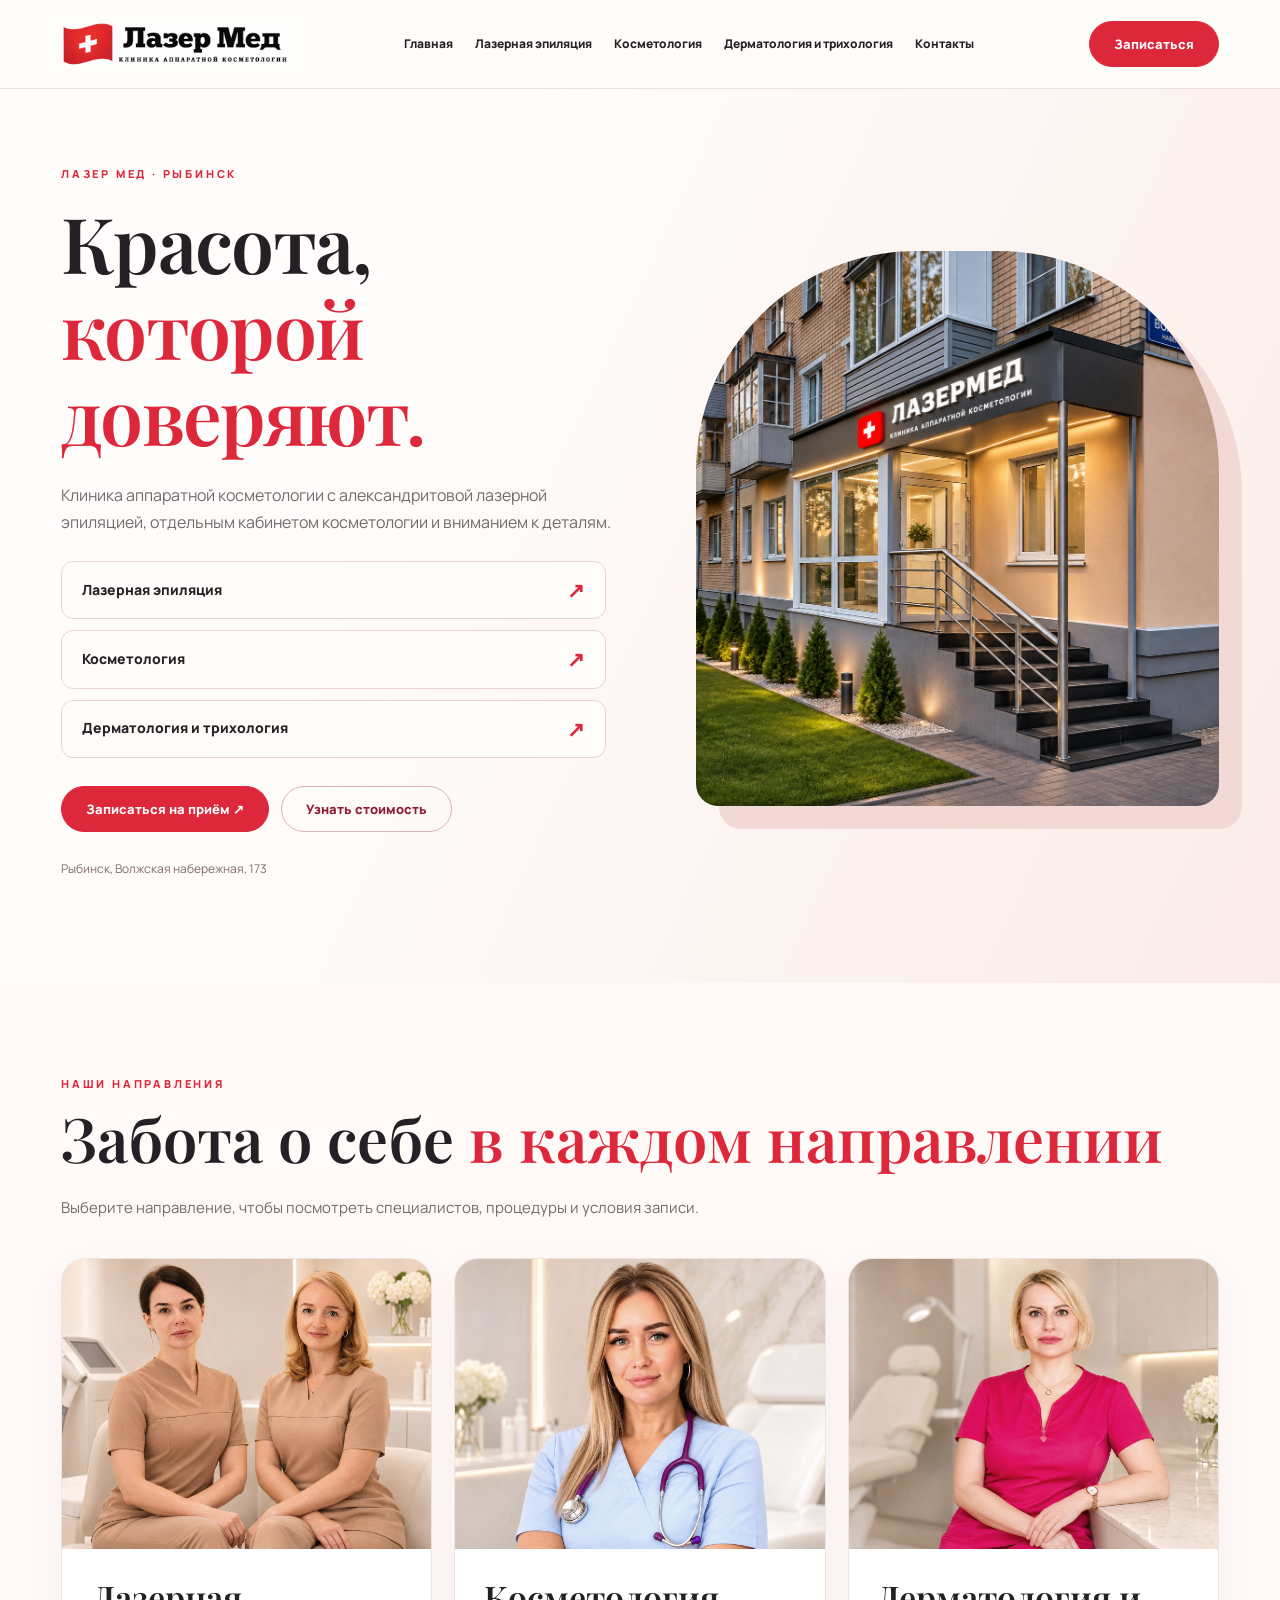
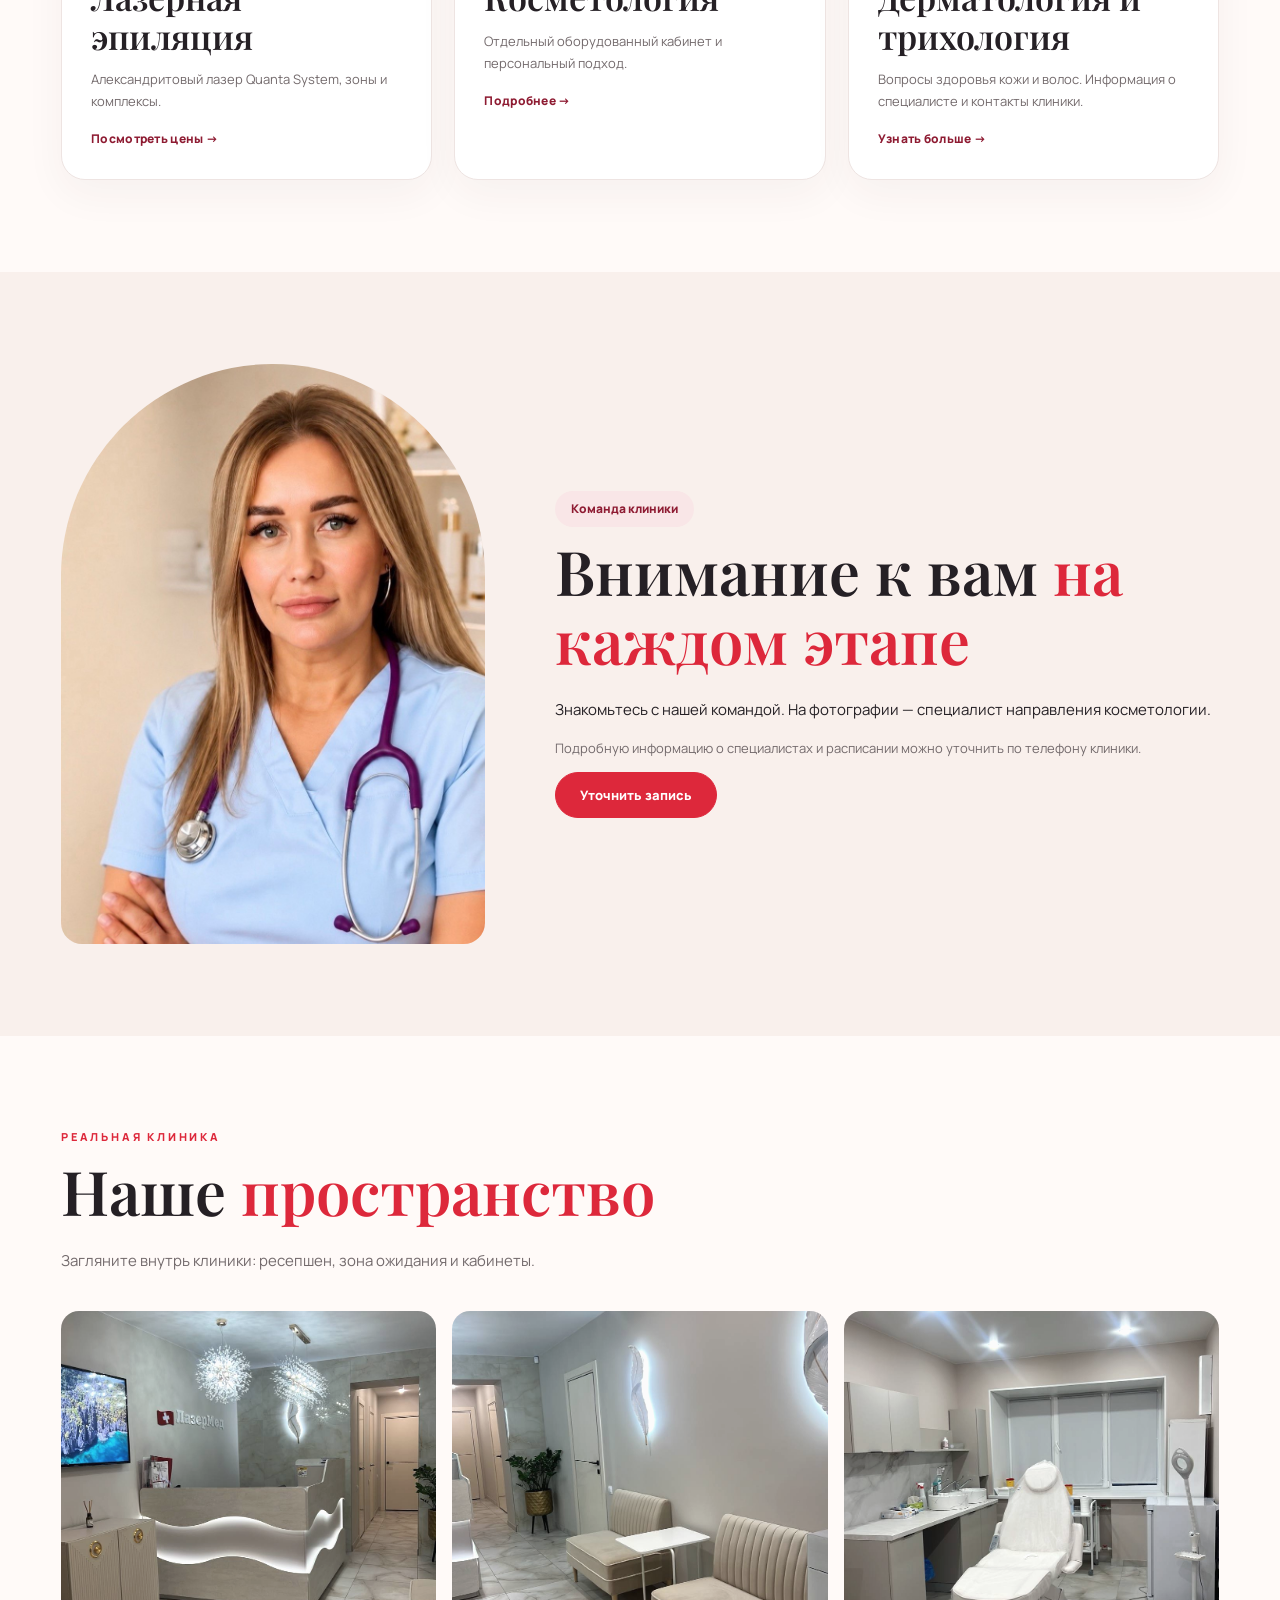
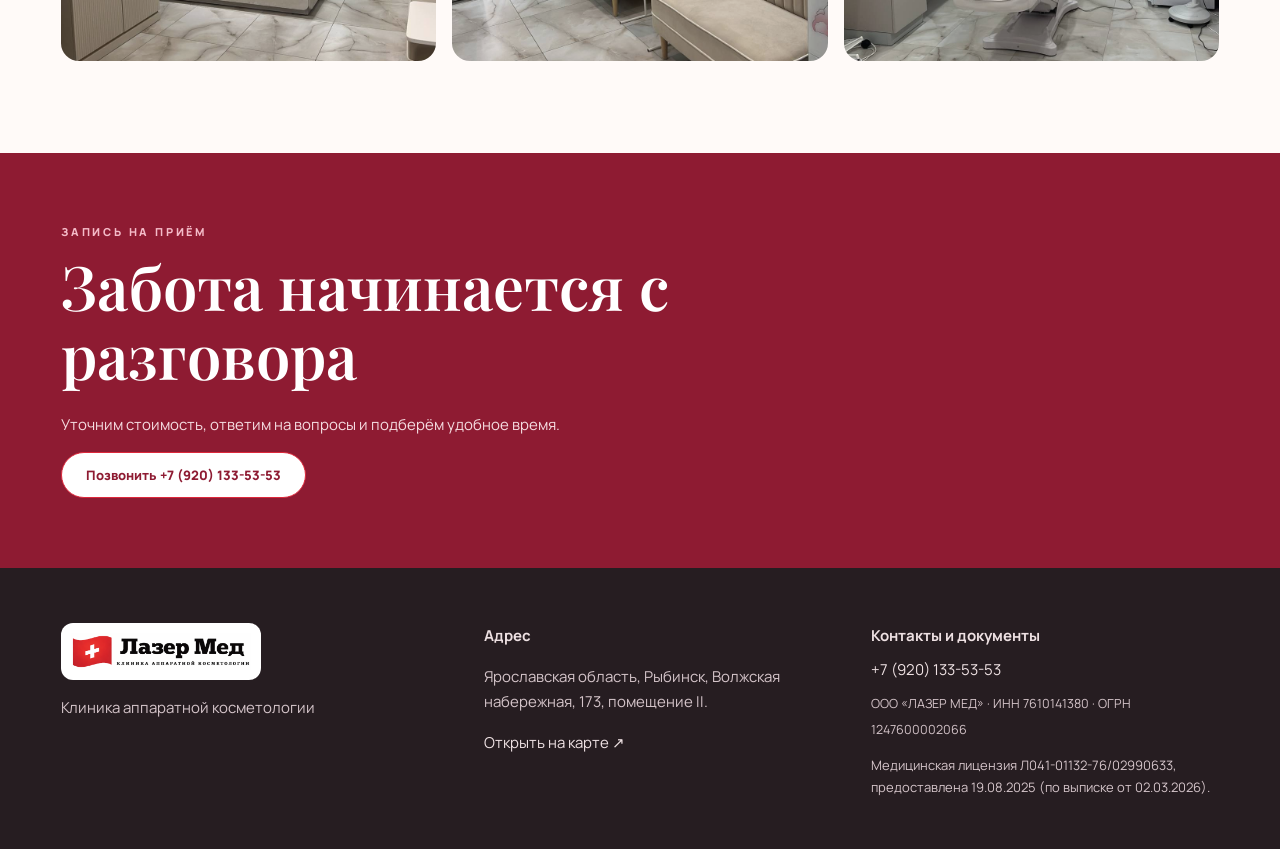
<file: index.html>
<!doctype html><html lang="ru"><head><meta charset="utf-8"><meta name="viewport" content="width=device-width, initial-scale=1"><meta name="theme-color" content="#dd283b"><meta name="description" content="Лазер Мед — клиника аппаратной косметологии, лазерная эпиляция в Рыбинске, Волжская набережная 173"><title>Клиника аппаратной косметологии — Лазер Мед, Рыбинск</title><link rel="icon" href="logo.png"><link rel="stylesheet" href="style.css"></head><body><header class="header"><div class="container header-inner"><a href="index.html"><img class="brand" src="logo.png" alt="Лазер Мед"></a><nav class="nav"><a href="index.html">Главная</a><a href="epilation.html">Лазерная эпиляция</a><a href="cosmetology.html">Косметология</a><a href="trichology.html">&#1044;&#1077;&#1088;&#1084;&#1072;&#1090;&#1086;&#1083;&#1086;&#1075;&#1080;&#1103; &#1080; &#1090;&#1088;&#1080;&#1093;&#1086;&#1083;&#1086;&#1075;&#1080;&#1103;</a><a href="index.html#contacts">Контакты</a></nav><a class="button" href="tel:+79201335353">Записаться</a></div></header><main><section class="hero"><div class="container hero-inner"><div><div class="eyebrow">Лазер Мед · Рыбинск</div><h1>Красота,<br><em>которой доверяют.</em></h1><p class="hero-copy">Клиника аппаратной косметологии с александритовой лазерной эпиляцией, отдельным кабинетом косметологии и вниманием к деталям.</p><div class="quick-directions" aria-label="&#1042;&#1099;&#1073;&#1077;&#1088;&#1080;&#1090;&#1077; &#1085;&#1072;&#1087;&#1088;&#1072;&#1074;&#1083;&#1077;&#1085;&#1080;&#1077;"><a href="epilation.html"><span>&#1051;&#1072;&#1079;&#1077;&#1088;&#1085;&#1072;&#1103; &#1101;&#1087;&#1080;&#1083;&#1103;&#1094;&#1080;&#1103;</span><b>↗</b></a><a href="cosmetology.html"><span>&#1050;&#1086;&#1089;&#1084;&#1077;&#1090;&#1086;&#1083;&#1086;&#1075;&#1080;&#1103;</span><b>↗</b></a><a href="trichology.html"><span>&#1044;&#1077;&#1088;&#1084;&#1072;&#1090;&#1086;&#1083;&#1086;&#1075;&#1080;&#1103; &#1080; &#1090;&#1088;&#1080;&#1093;&#1086;&#1083;&#1086;&#1075;&#1080;&#1103;</span><b>↗</b></a></div><div class="buttons"><a class="button" href="tel:+79201335353">Записаться на приём ↗</a><a class="button alt" href="prices.html">Узнать стоимость</a></div><p class="label">Рыбинск, Волжская набережная, 173</p></div><img class="hero-img" src="851680f8-c903-4424-84ec-9b434d74e557.png" alt="Визуализация входа в клинику Лазер Мед"></div></section><section class="section"><div class="container"><div class="eyebrow">Наши направления</div><h2>Забота о себе <em>в каждом направлении</em></h2><p class="intro">Выберите направление, чтобы посмотреть специалистов, процедуры и условия записи.</p><div class="cards"><article class="card"><a href="epilation.html"><img class="original" src="home-epilation-team.jpg" alt="Татьяна и Елена — специалисты лазерной эпиляции"><div class="card-body"><h3>Лазерная эпиляция</h3><p>Александритовый лазер Quanta System, зоны и комплексы.</p><span class="text-link">Посмотреть цены →</span></div></a></article><article class="card"><a href="cosmetology.html"><img class="original" src="home-cosmetology-ekaterina.jpg" alt="Екатерина — специалист косметологии"><div class="card-body"><h3>Косметология</h3><p>Отдельный оборудованный кабинет и персональный подход.</p><span class="text-link">Подробнее →</span></div></a></article><article class="card"><a href="trichology.html"><img class="original" src="home-trichology-yulia.jpg?v=20261123fix" alt="Юлия Павловна — специалист по вопросам кожи и волос"><div class="card-body"><h3>Дерматология и трихология</h3><p>Вопросы здоровья кожи и волос. Информация о специалисте и контакты клиники.</p><span class="text-link">Узнать больше →</span></div></a></article></div></div></section><section class="section soft"><div class="container doctor"><img src="5474227696599508143.jpg" alt="Портрет специалиста клиники Лазер Мед"><div><span class="badge">Команда клиники</span><h2>Внимание к вам <em>на каждом этапе</em></h2><p>Знакомьтесь с нашей командой. На фотографии — специалист направления косметологии.</p><p class="subtle">Подробную информацию о специалистах и расписании можно уточнить по телефону клиники.</p><a class="button" href="tel:+79201335353">Уточнить запись</a></div></div></section><section class="section"><div class="container"><div class="eyebrow">Реальная клиника</div><h2>Наше <em>пространство</em></h2><p class="intro">Загляните внутрь клиники: ресепшен, зона ожидания и кабинеты.</p><div class="gallery"><img src="5474239653788459402.jpg" alt="Ресепшен Лазер Мед"><img src="5474239653788459403.jpg" alt="Зона ожидания"><img src="5474239653788459396.jpg" alt="Кабинет косметологии"></div></div></section><section class="cta"><div class="container"><div class="eyebrow" style="color:#f4bbc8">Запись на приём</div><h2>Забота начинается с разговора</h2><p>Уточним стоимость, ответим на вопросы и подберём удобное время.</p><a class="button" style="background:white;color:#8e1b32" href="tel:+79201335353">Позвонить +7 (920) 133-53-53</a></div></section></main><footer class="footer" id="contacts"><div class="container footcols"><div><img src="logo.png" alt="Лазер Мед"><p>Клиника аппаратной косметологии</p></div><div><strong>Адрес</strong><p>Ярославская область, Рыбинск, Волжская набережная, 173, помещение II.</p><a href="https://yandex.ru/maps/?text=%D0%A0%D1%8B%D0%B1%D0%B8%D0%BD%D1%81%D0%BA%20%D0%92%D0%BE%D0%BB%D0%B6%D1%81%D0%BA%D0%B0%D1%8F%20%D0%BD%D0%B0%D0%B1%D0%B5%D1%80%D0%B5%D0%B6%D0%BD%D0%B0%D1%8F%20173" target="_blank" rel="noopener">Открыть на карте ↗</a></div><div><strong>Контакты и документы</strong><a href="tel:+79201335353">+7 (920) 133-53-53</a><small>ООО «ЛАЗЕР МЕД» · ИНН 7610141380 · ОГРН 1247600002066</small><p class="subtle">Медицинская лицензия Л041-01132-76/02990633, предоставлена 19.08.2025 (по выписке от 02.03.2026).</p></div></div></footer><div class="mob"><a class="button alt" href="index.html">Главная</a><a class="button" href="tel:+79201335353">Записаться</a></div><script src="booking.js?v=20261123b"></script></body></html>
</file>
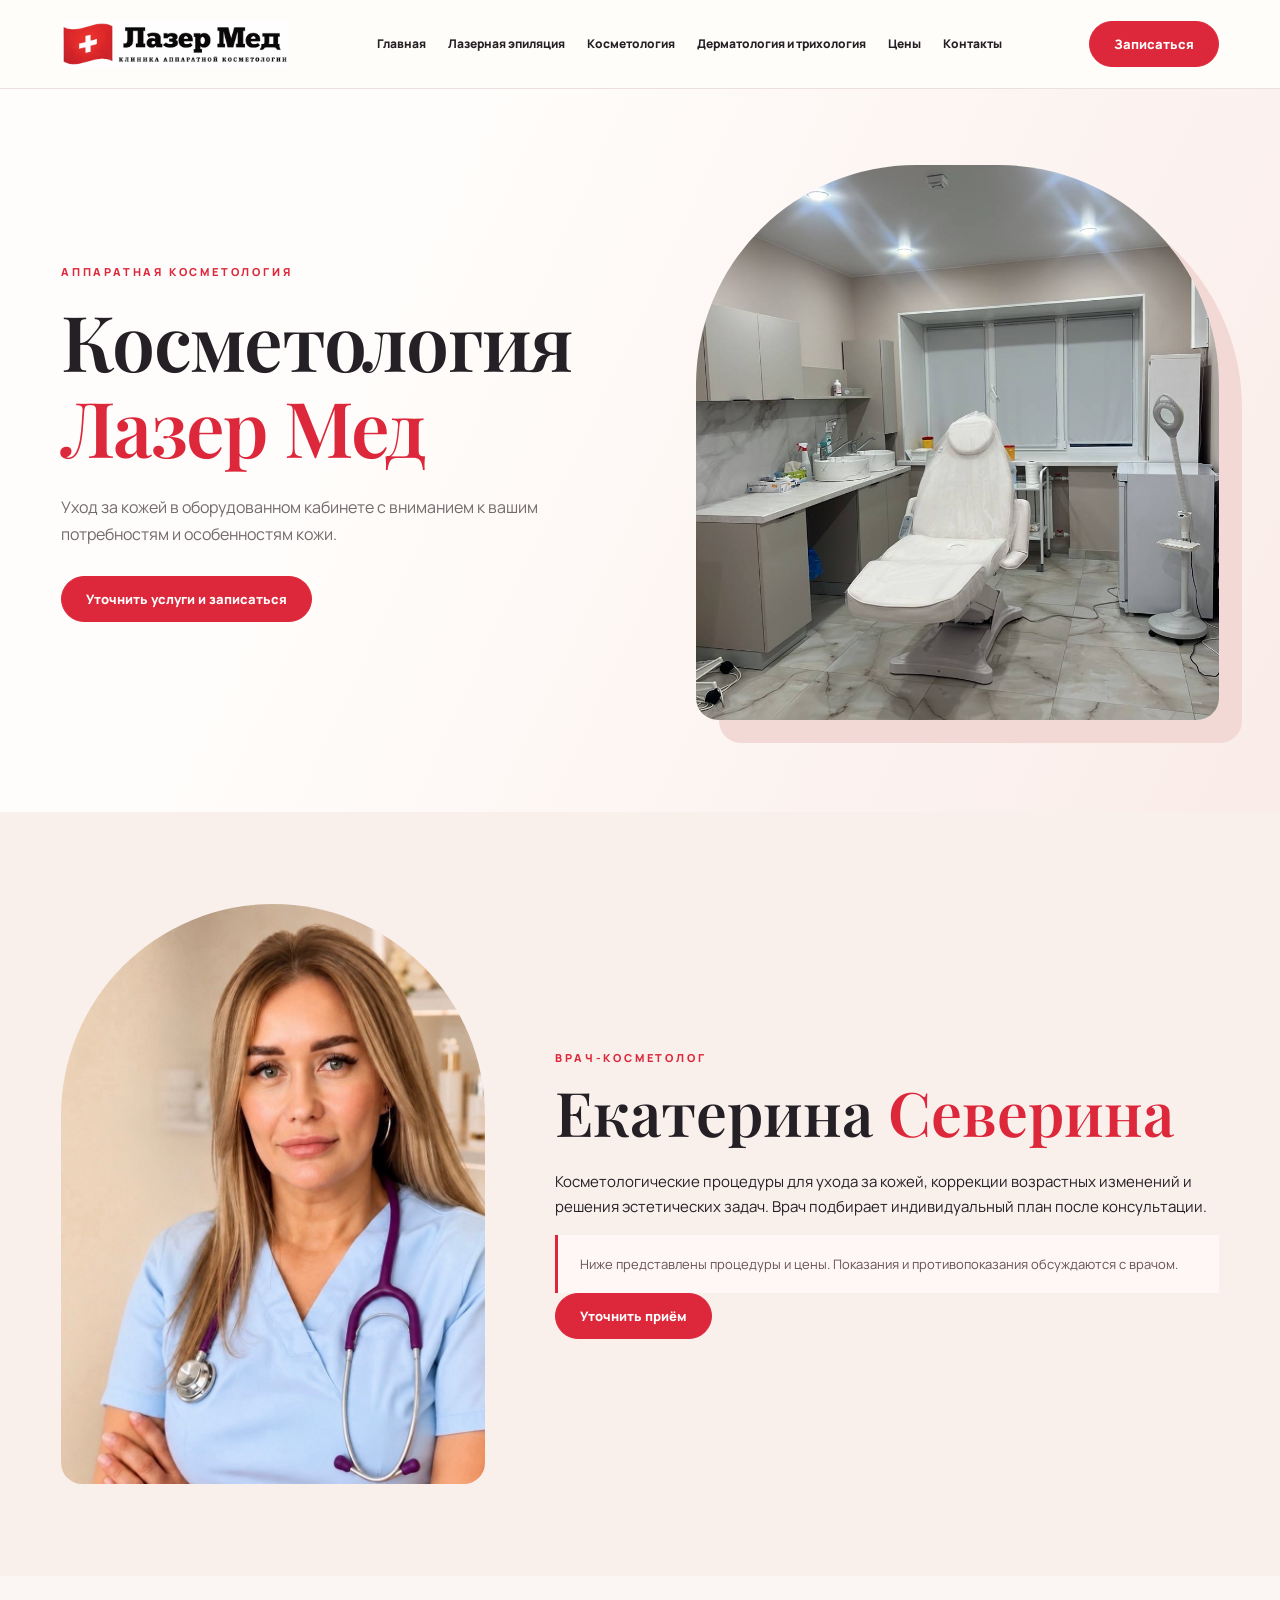
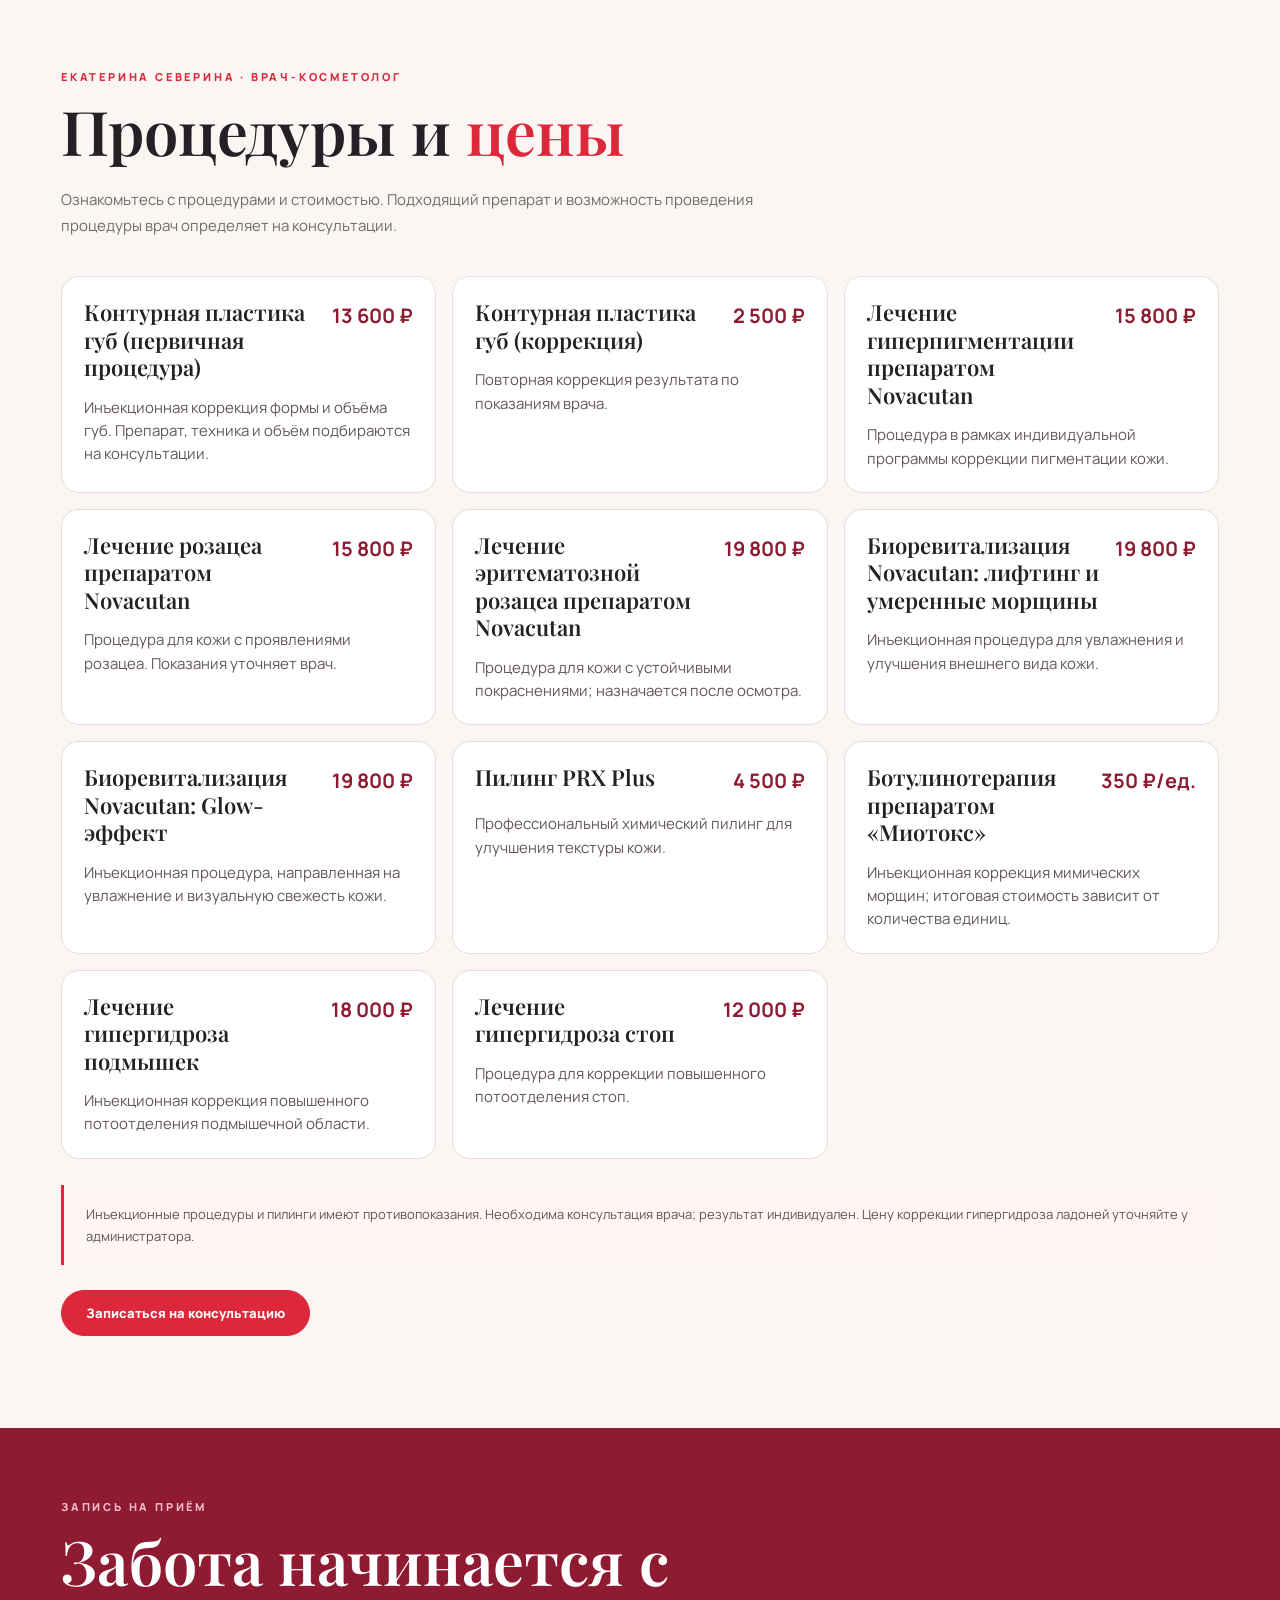
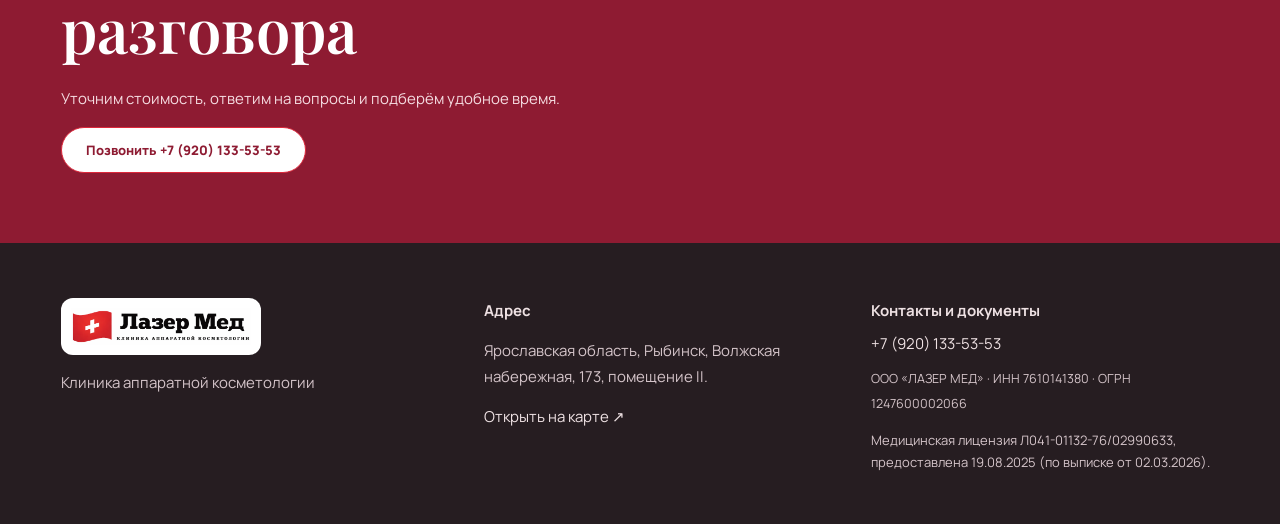
<file: cosmetology.html>
<!doctype html><html lang="ru"><head><meta charset="utf-8"><meta name="viewport" content="width=device-width, initial-scale=1"><meta name="theme-color" content="#dd283b"><meta name="description" content="Лазер Мед — клиника аппаратной косметологии, лазерная эпиляция в Рыбинске, Волжская набережная 173"><title>Косметология — Лазер Мед, Рыбинск</title><link rel="icon" href="logo.png"><link rel="stylesheet" href="style.css"></head><body><header class="header"><div class="container header-inner"><a href="index.html"><img class="brand" src="logo.png" alt="Лазер Мед"></a><nav class="nav"><a href="index.html">Главная</a><a href="epilation.html">Лазерная эпиляция</a><a href="cosmetology.html">Косметология</a><a href="trichology.html">&#1044;&#1077;&#1088;&#1084;&#1072;&#1090;&#1086;&#1083;&#1086;&#1075;&#1080;&#1103; &#1080; &#1090;&#1088;&#1080;&#1093;&#1086;&#1083;&#1086;&#1075;&#1080;&#1103;</a><a href="prices.html">&#1062;&#1077;&#1085;&#1099;</a><a href="index.html#contacts">Контакты</a></nav><a class="button" href="tel:+79201335353">Записаться</a></div></header><main><section class="hero"><div class="container hero-inner"><div><div class="eyebrow">Аппаратная косметология</div><h1>Косметология <em>Лазер Мед</em></h1><p class="hero-copy">Уход за кожей в оборудованном кабинете с вниманием к вашим потребностям и особенностям кожи.</p><div class="buttons"><a class="button" href="tel:+79201335353">Уточнить услуги и записаться</a></div></div><img class="hero-img original" src="5474239653788459396.jpg" alt="Кабинет косметологии"></div></section><section class="section soft"><div class="container doctor"><img src="5474227696599508143.jpg" alt="Портрет специалиста клиники"><div><div class="eyebrow">Врач-косметолог</div><h2>Екатерина <em>Северина</em></h2><p>Косметологические процедуры для ухода за кожей, коррекции возрастных изменений и решения эстетических задач. Врач подбирает индивидуальный план после консультации.</p><div class="notice">Ниже представлены процедуры и цены. Показания и противопоказания обсуждаются с врачом.</div><a class="button" href="tel:+79201335353">Уточнить приём</a></div></div></section><section class="section" id="cosmetology-prices" style="background:#fbf5f3"><div class="container"><div class="eyebrow">Екатерина Северина · врач-косметолог</div><h2>Процедуры и <em>цены</em></h2><p class="intro">Ознакомьтесь с процедурами и стоимостью. Подходящий препарат и возможность проведения процедуры врач определяет на консультации.</p><div style="display:grid;grid-template-columns:repeat(auto-fit,minmax(min(100%,340px),1fr));gap:16px;margin-top:28px"><article style="background:#fff;border:1px solid #eadbdd;border-radius:18px;padding:22px"><div style="display:flex;align-items:flex-start;justify-content:space-between;flex-wrap:wrap;gap:12px"><h3 style="font-size:22px;line-height:1.25;margin:0;flex:1;min-width:180px">Контурная пластика губ (первичная процедура)</h3><strong style="font-size:20px;color:#8e1b32;white-space:nowrap">13 600 ₽</strong></div><p style="font-size:15px;line-height:1.55;margin:14px 0 0;color:#63575b">Инъекционная коррекция формы и объёма губ. Препарат, техника и объём подбираются на консультации.</p></article>
<article style="background:#fff;border:1px solid #eadbdd;border-radius:18px;padding:22px"><div style="display:flex;align-items:flex-start;justify-content:space-between;flex-wrap:wrap;gap:12px"><h3 style="font-size:22px;line-height:1.25;margin:0;flex:1;min-width:180px">Контурная пластика губ (коррекция)</h3><strong style="font-size:20px;color:#8e1b32;white-space:nowrap">2 500 ₽</strong></div><p style="font-size:15px;line-height:1.55;margin:14px 0 0;color:#63575b">Повторная коррекция результата по показаниям врача.</p></article>
<article style="background:#fff;border:1px solid #eadbdd;border-radius:18px;padding:22px"><div style="display:flex;align-items:flex-start;justify-content:space-between;flex-wrap:wrap;gap:12px"><h3 style="font-size:22px;line-height:1.25;margin:0;flex:1;min-width:180px">Лечение гиперпигментации препаратом Novacutan</h3><strong style="font-size:20px;color:#8e1b32;white-space:nowrap">15 800 ₽</strong></div><p style="font-size:15px;line-height:1.55;margin:14px 0 0;color:#63575b">Процедура в рамках индивидуальной программы коррекции пигментации кожи.</p></article>
<article style="background:#fff;border:1px solid #eadbdd;border-radius:18px;padding:22px"><div style="display:flex;align-items:flex-start;justify-content:space-between;flex-wrap:wrap;gap:12px"><h3 style="font-size:22px;line-height:1.25;margin:0;flex:1;min-width:180px">Лечение розацеа препаратом Novacutan</h3><strong style="font-size:20px;color:#8e1b32;white-space:nowrap">15 800 ₽</strong></div><p style="font-size:15px;line-height:1.55;margin:14px 0 0;color:#63575b">Процедура для кожи с проявлениями розацеа. Показания уточняет врач.</p></article>
<article style="background:#fff;border:1px solid #eadbdd;border-radius:18px;padding:22px"><div style="display:flex;align-items:flex-start;justify-content:space-between;flex-wrap:wrap;gap:12px"><h3 style="font-size:22px;line-height:1.25;margin:0;flex:1;min-width:180px">Лечение эритематозной розацеа препаратом Novacutan</h3><strong style="font-size:20px;color:#8e1b32;white-space:nowrap">19 800 ₽</strong></div><p style="font-size:15px;line-height:1.55;margin:14px 0 0;color:#63575b">Процедура для кожи с устойчивыми покраснениями; назначается после осмотра.</p></article>
<article style="background:#fff;border:1px solid #eadbdd;border-radius:18px;padding:22px"><div style="display:flex;align-items:flex-start;justify-content:space-between;flex-wrap:wrap;gap:12px"><h3 style="font-size:22px;line-height:1.25;margin:0;flex:1;min-width:180px">Биоревитализация Novacutan: лифтинг и умеренные морщины</h3><strong style="font-size:20px;color:#8e1b32;white-space:nowrap">19 800 ₽</strong></div><p style="font-size:15px;line-height:1.55;margin:14px 0 0;color:#63575b">Инъекционная процедура для увлажнения и улучшения внешнего вида кожи.</p></article>
<article style="background:#fff;border:1px solid #eadbdd;border-radius:18px;padding:22px"><div style="display:flex;align-items:flex-start;justify-content:space-between;flex-wrap:wrap;gap:12px"><h3 style="font-size:22px;line-height:1.25;margin:0;flex:1;min-width:180px">Биоревитализация Novacutan: Glow-эффект</h3><strong style="font-size:20px;color:#8e1b32;white-space:nowrap">19 800 ₽</strong></div><p style="font-size:15px;line-height:1.55;margin:14px 0 0;color:#63575b">Инъекционная процедура, направленная на увлажнение и визуальную свежесть кожи.</p></article>
<article style="background:#fff;border:1px solid #eadbdd;border-radius:18px;padding:22px"><div style="display:flex;align-items:flex-start;justify-content:space-between;flex-wrap:wrap;gap:12px"><h3 style="font-size:22px;line-height:1.25;margin:0;flex:1;min-width:180px">Пилинг PRX Plus</h3><strong style="font-size:20px;color:#8e1b32;white-space:nowrap">4 500 ₽</strong></div><p style="font-size:15px;line-height:1.55;margin:14px 0 0;color:#63575b">Профессиональный химический пилинг для улучшения текстуры кожи.</p></article>
<article style="background:#fff;border:1px solid #eadbdd;border-radius:18px;padding:22px"><div style="display:flex;align-items:flex-start;justify-content:space-between;flex-wrap:wrap;gap:12px"><h3 style="font-size:22px;line-height:1.25;margin:0;flex:1;min-width:180px">Ботулинотерапия препаратом «Миотокс»</h3><strong style="font-size:20px;color:#8e1b32;white-space:nowrap">350 ₽/ед.</strong></div><p style="font-size:15px;line-height:1.55;margin:14px 0 0;color:#63575b">Инъекционная коррекция мимических морщин; итоговая стоимость зависит от количества единиц.</p></article>
<article style="background:#fff;border:1px solid #eadbdd;border-radius:18px;padding:22px"><div style="display:flex;align-items:flex-start;justify-content:space-between;flex-wrap:wrap;gap:12px"><h3 style="font-size:22px;line-height:1.25;margin:0;flex:1;min-width:180px">Лечение гипергидроза подмышек</h3><strong style="font-size:20px;color:#8e1b32;white-space:nowrap">18 000 ₽</strong></div><p style="font-size:15px;line-height:1.55;margin:14px 0 0;color:#63575b">Инъекционная коррекция повышенного потоотделения подмышечной области.</p></article>
<article style="background:#fff;border:1px solid #eadbdd;border-radius:18px;padding:22px"><div style="display:flex;align-items:flex-start;justify-content:space-between;flex-wrap:wrap;gap:12px"><h3 style="font-size:22px;line-height:1.25;margin:0;flex:1;min-width:180px">Лечение гипергидроза стоп</h3><strong style="font-size:20px;color:#8e1b32;white-space:nowrap">12 000 ₽</strong></div><p style="font-size:15px;line-height:1.55;margin:14px 0 0;color:#63575b">Процедура для коррекции повышенного потоотделения стоп.</p></article></div><div class="notice" style="margin-top:26px">Инъекционные процедуры и пилинги имеют противопоказания. Необходима консультация врача; результат индивидуален. Цену коррекции гипергидроза ладоней уточняйте у администратора.</div><div class="buttons" style="margin-top:25px"><a class="button" href="tel:+79201335353">Записаться на консультацию</a></div></div></section><section class="cta"><div class="container"><div class="eyebrow" style="color:#f4bbc8">Запись на приём</div><h2>Забота начинается с разговора</h2><p>Уточним стоимость, ответим на вопросы и подберём удобное время.</p><a class="button" style="background:white;color:#8e1b32" href="tel:+79201335353">Позвонить +7 (920) 133-53-53</a></div></section></main><footer class="footer" id="contacts"><div class="container footcols"><div><img src="logo.png" alt="Лазер Мед"><p>Клиника аппаратной косметологии</p></div><div><strong>Адрес</strong><p>Ярославская область, Рыбинск, Волжская набережная, 173, помещение II.</p><a href="https://yandex.ru/maps/?text=%D0%A0%D1%8B%D0%B1%D0%B8%D0%BD%D1%81%D0%BA%20%D0%92%D0%BE%D0%BB%D0%B6%D1%81%D0%BA%D0%B0%D1%8F%20%D0%BD%D0%B0%D0%B1%D0%B5%D1%80%D0%B5%D0%B6%D0%BD%D0%B0%D1%8F%20173" target="_blank" rel="noopener">Открыть на карте ↗</a></div><div><strong>Контакты и документы</strong><a href="tel:+79201335353">+7 (920) 133-53-53</a><small>ООО «ЛАЗЕР МЕД» · ИНН 7610141380 · ОГРН 1247600002066</small><p class="subtle">Медицинская лицензия Л041-01132-76/02990633, предоставлена 19.08.2025 (по выписке от 02.03.2026).</p></div></div></footer><div class="mob"><a class="button alt" href="index.html">Главная</a><a class="button" href="tel:+79201335353">Записаться</a></div><script src="booking.js?v=20261123b"></script></body></html>
</file>
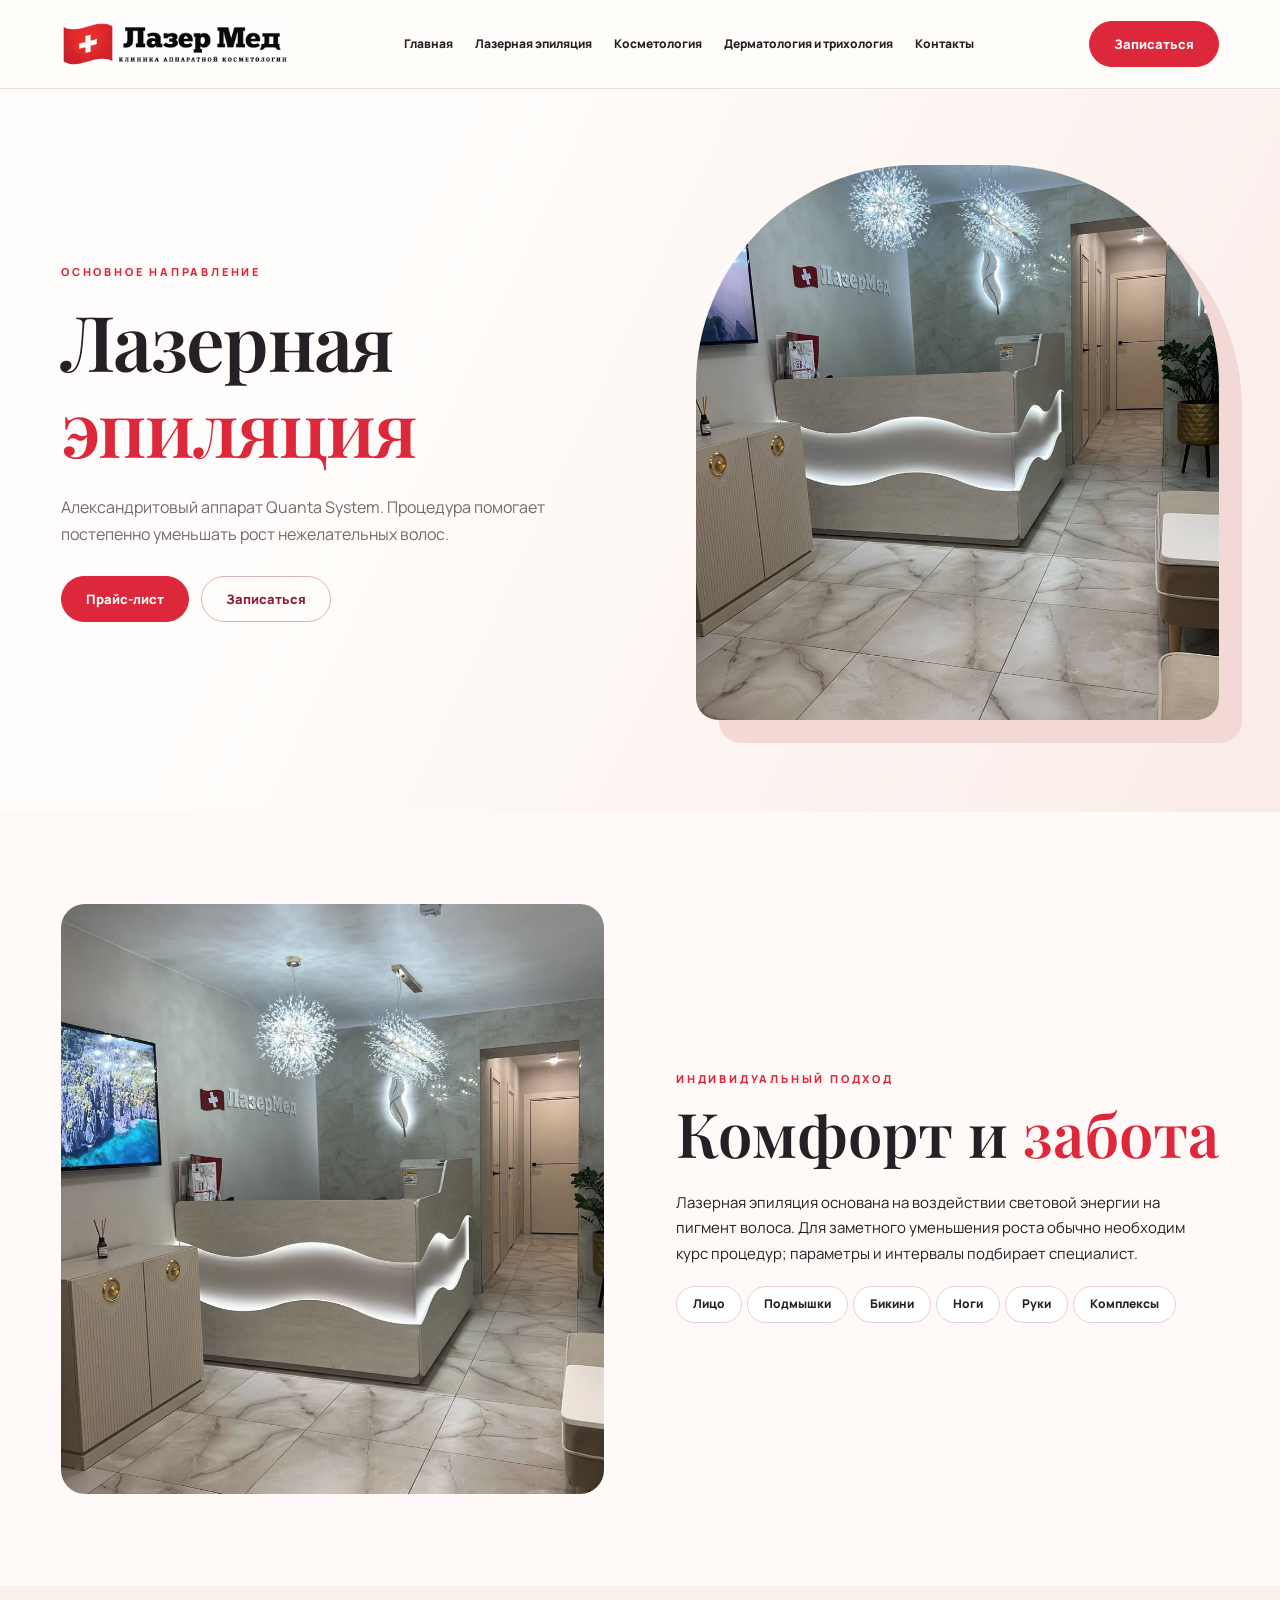
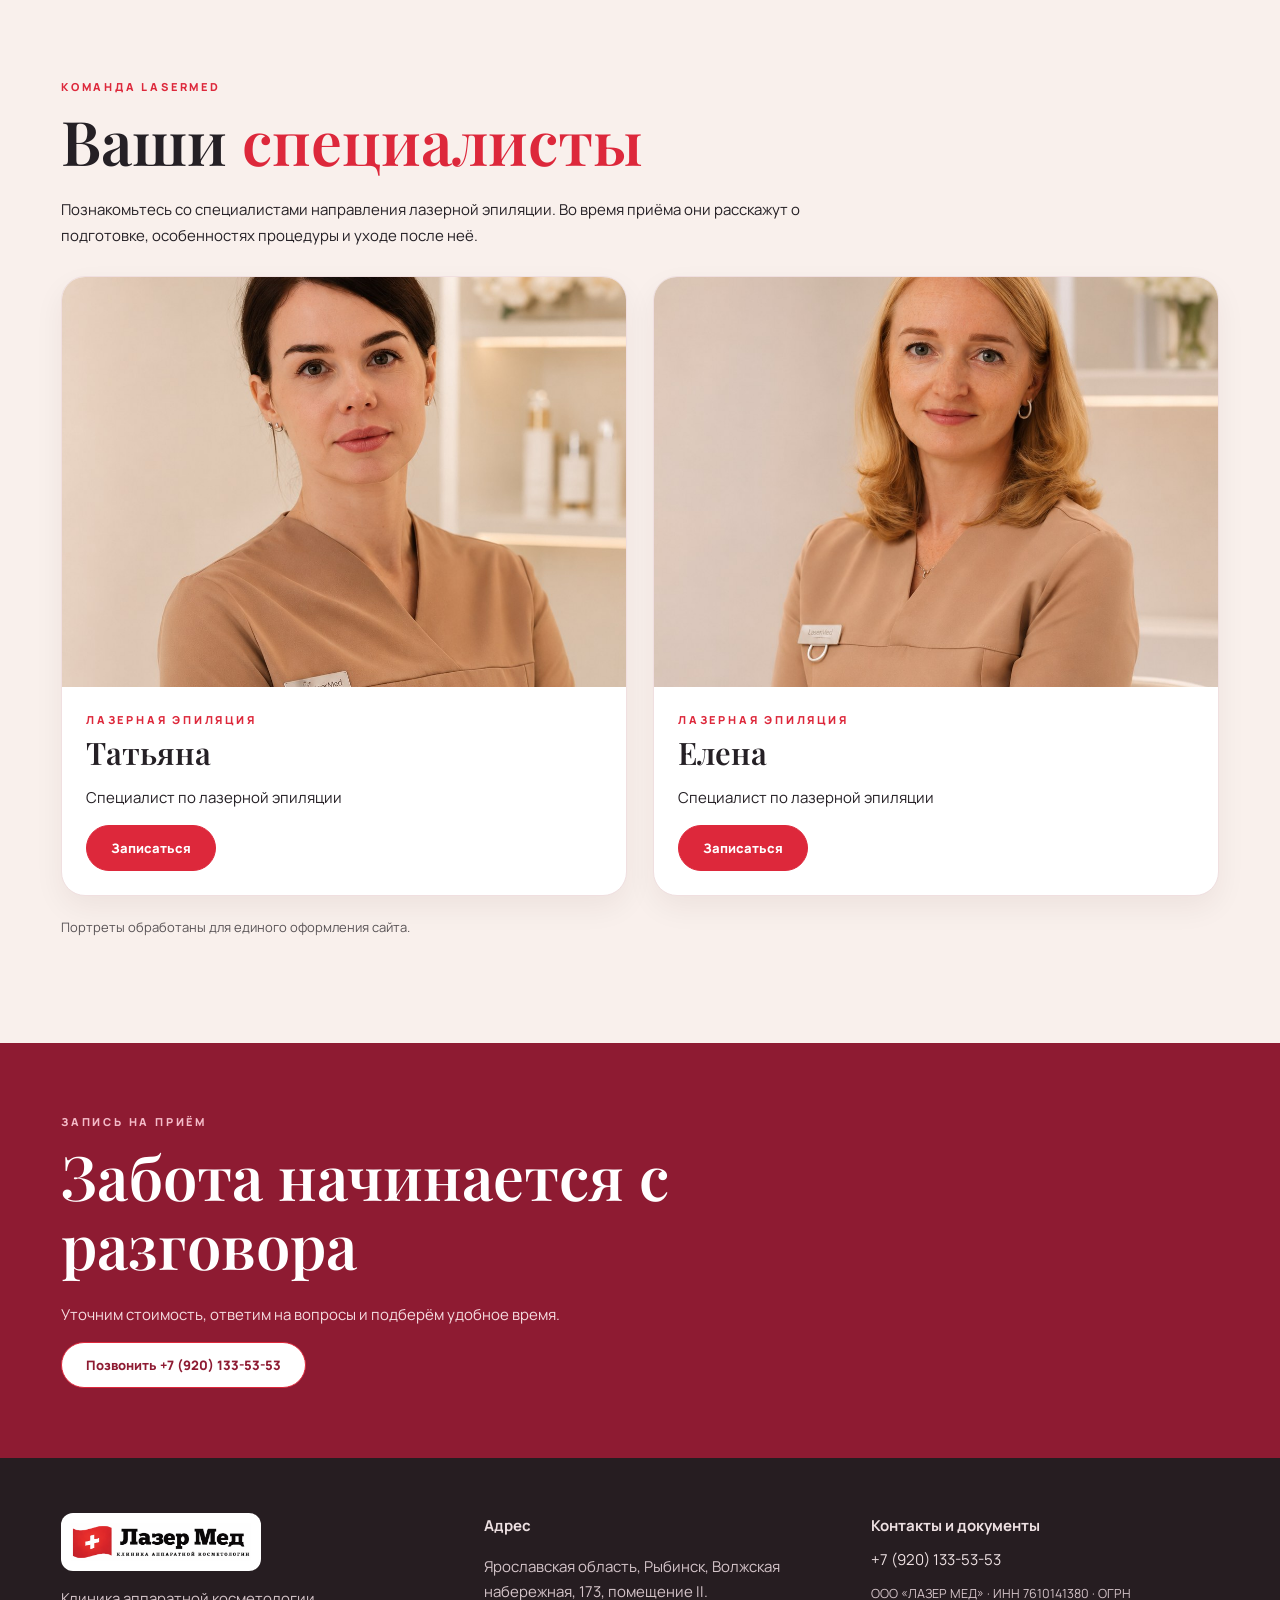
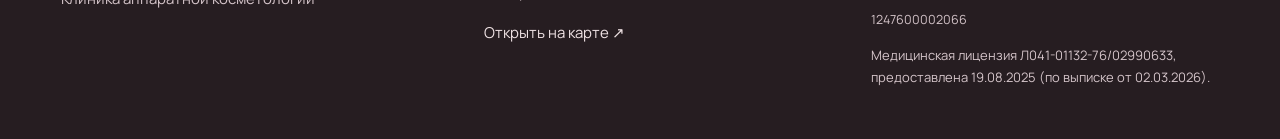
<file: epilation.html>
<!doctype html><html lang="ru"><head><meta charset="utf-8"><meta name="viewport" content="width=device-width, initial-scale=1"><meta name="theme-color" content="#dd283b"><meta name="description" content="Лазер Мед — клиника аппаратной косметологии, лазерная эпиляция в Рыбинске, Волжская набережная 173"><title>Лазерная эпиляция — Лазер Мед, Рыбинск</title><link rel="icon" href="logo.png"><link rel="stylesheet" href="style.css"></head><body><header class="header"><div class="container header-inner"><a href="index.html"><img class="brand" src="logo.png" alt="Лазер Мед"></a><nav class="nav"><a href="index.html">Главная</a><a href="epilation.html">Лазерная эпиляция</a><a href="cosmetology.html">Косметология</a><a href="trichology.html">Дерматология и трихология</a><a href="index.html#contacts">Контакты</a></nav><a class="button" href="tel:+79201335353">Записаться</a></div></header><main><section class="hero"><div class="container hero-inner"><div><div class="eyebrow">Основное направление</div><h1>Лазерная <em>эпиляция</em></h1><p class="hero-copy">Александритовый аппарат Quanta System. Процедура помогает постепенно уменьшать рост нежелательных волос.</p><div class="buttons"><a class="button" href="prices.html">Прайс-лист</a><a class="button alt" href="tel:+79201335353">Записаться</a></div></div><img class="hero-img original" src="5474239653788459404.jpg" alt="Интерьер клиники Лазер Мед"></div></section><section class="section"><div class="container two"><img class="original" src="5474239653788459402.jpg" alt="Ресепшен клиники"><div><div class="eyebrow">Индивидуальный подход</div><h2>Комфорт и <em>забота</em></h2><p>Лазерная эпиляция основана на воздействии световой энергии на пигмент волоса. Для заметного уменьшения роста обычно необходим курс процедур; параметры и интервалы подбирает специалист.</p><div><span class="tag">Лицо</span><span class="tag">Подмышки</span><span class="tag">Бикини</span><span class="tag">Ноги</span><span class="tag">Руки</span><span class="tag">Комплексы</span></div></div></div></section><section class="section soft" id="specialists"><div class="container"><div class="eyebrow">Команда LaserMed</div><h2>Ваши <em>специалисты</em></h2><p style="max-width:780px;margin:0 0 28px">Познакомьтесь со специалистами направления лазерной эпиляции. Во время приёма они расскажут о подготовке, особенностях процедуры и уходе после неё.</p><div style="display:grid;grid-template-columns:repeat(auto-fit,minmax(min(100%,290px),1fr));gap:26px;align-items:stretch"><article style="background:#fff;border:1px solid #f0dfe0;border-radius:24px;overflow:hidden;box-shadow:0 12px 30px rgba(50,17,25,.06)"><img src="tatyana-lazermed.jpg" alt="Татьяна — специалист по лазерной эпиляции LaserMed" style="width:100%;height:410px;object-fit:cover;object-position:center 24%;display:block"><div style="padding:24px"><div class="eyebrow">Лазерная эпиляция</div><h3 style="font-size:31px;margin:5px 0">Татьяна</h3><p>Специалист по лазерной эпиляции</p><a class="button" href="tel:+79201335353">Записаться</a></div></article><article style="background:#fff;border:1px solid #f0dfe0;border-radius:24px;overflow:hidden;box-shadow:0 12px 30px rgba(50,17,25,.06)"><img src="elena-lazermed.jpg" alt="Елена — специалист по лазерной эпиляции LaserMed" style="width:100%;height:410px;object-fit:cover;object-position:center 24%;display:block"><div style="padding:24px"><div class="eyebrow">Лазерная эпиляция</div><h3 style="font-size:31px;margin:5px 0">Елена</h3><p>Специалист по лазерной эпиляции</p><a class="button" href="tel:+79201335353">Записаться</a></div></article></div><p style="margin-top:20px;font-size:13px;opacity:.75">Портреты обработаны для единого оформления сайта.</p></div></section><section class="cta"><div class="container"><div class="eyebrow" style="color:#f4bbc8">Запись на приём</div><h2>Забота начинается с разговора</h2><p>Уточним стоимость, ответим на вопросы и подберём удобное время.</p><a class="button" style="background:white;color:#8e1b32" href="tel:+79201335353">Позвонить +7 (920) 133-53-53</a></div></section></main><footer class="footer" id="contacts"><div class="container footcols"><div><img src="logo.png" alt="Лазер Мед"><p>Клиника аппаратной косметологии</p></div><div><strong>Адрес</strong><p>Ярославская область, Рыбинск, Волжская набережная, 173, помещение II.</p><a href="https://yandex.ru/maps/?text=%D0%A0%D1%8B%D0%B1%D0%B8%D0%BD%D1%81%D0%BA%20%D0%92%D0%BE%D0%BB%D0%B6%D1%81%D0%BA%D0%B0%D1%8F%20173" target="_blank" rel="noopener">Открыть на карте ↗</a></div><div><strong>Контакты и документы</strong><a href="tel:+79201335353">+7 (920) 133-53-53</a><small>ООО «ЛАЗЕР МЕД» · ИНН 7610141380 · ОГРН 1247600002066</small><p class="subtle">Медицинская лицензия Л041-01132-76/02990633, предоставлена 19.08.2025 (по выписке от 02.03.2026).</p></div></div></footer><div class="mob"><a class="button alt" href="index.html">Главная</a><a class="button" href="tel:+79201335353">Записаться</a></div><script src="booking.js?v=20261123b"></script></body></html>
</file>
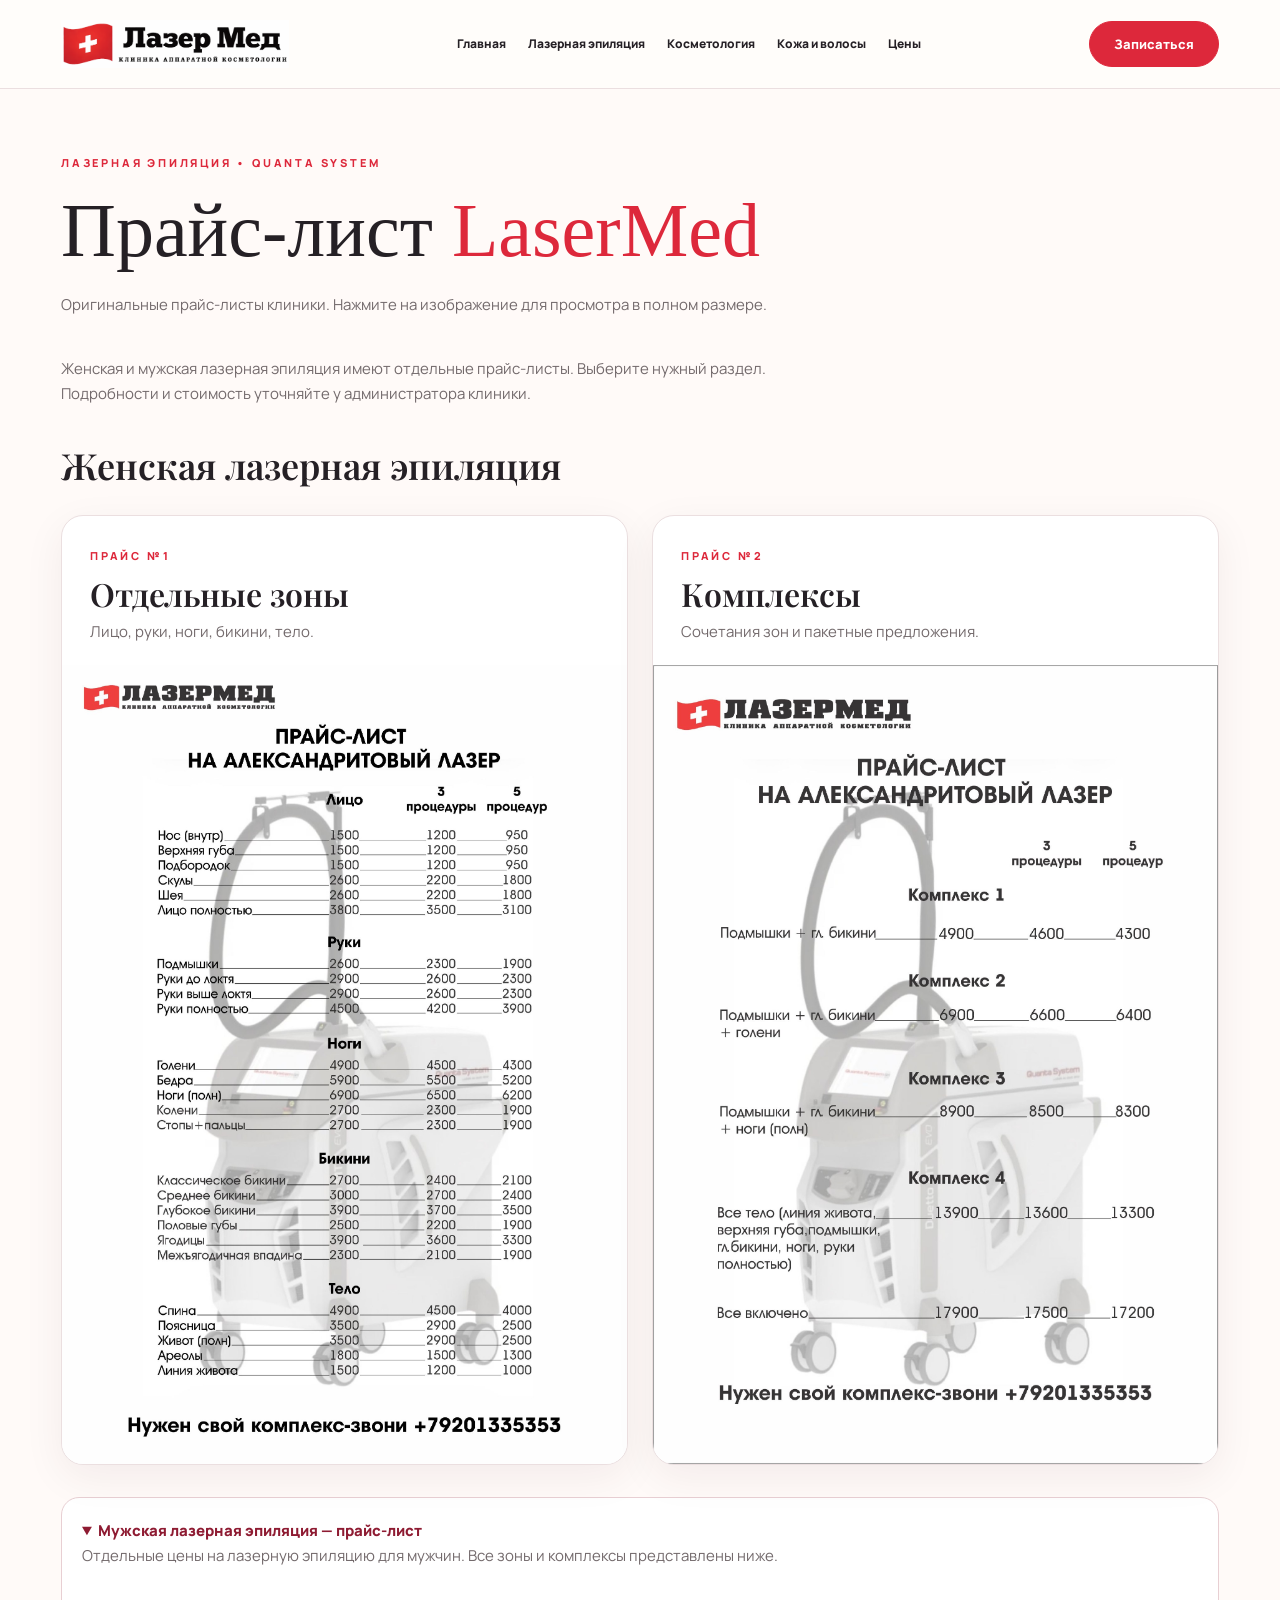
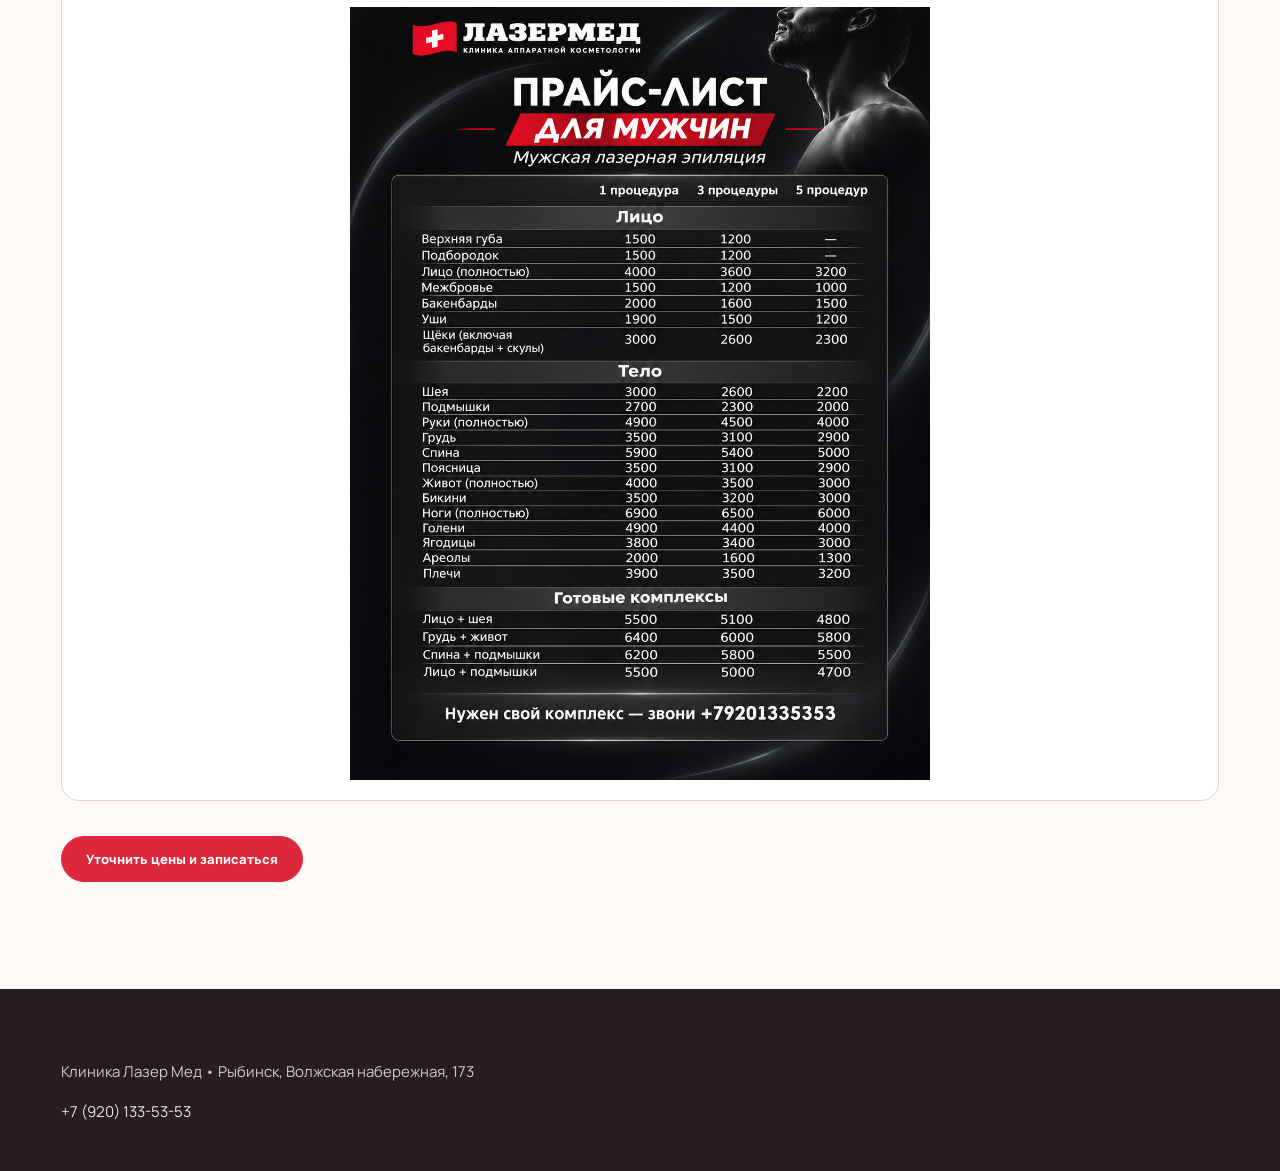
<file: prices.html>
<!doctype html><html lang="ru"><head><meta charset="utf-8"><meta name="viewport" content="width=device-width,initial-scale=1"><meta name="theme-color" content="#dd283b"><title>&#1055;&#1088;&#1072;&#1081;&#1089;-&#1083;&#1080;&#1089;&#1090; &#8212; &#1051;&#1072;&#1079;&#1077;&#1088; &#1052;&#1077;&#1076;, &#1056;&#1099;&#1073;&#1080;&#1085;&#1089;&#1082;</title><link rel="icon" href="logo.png"><link rel="stylesheet" href="style.css"></head><body><header class="header"><div class="container header-inner"><a href="index.html"><img class="brand" src="logo.png" alt="LaserMed"></a><nav class="nav"><a href="index.html">&#1043;&#1083;&#1072;&#1074;&#1085;&#1072;&#1103;</a><a href="epilation.html">&#1051;&#1072;&#1079;&#1077;&#1088;&#1085;&#1072;&#1103; &#1101;&#1087;&#1080;&#1083;&#1103;&#1094;&#1080;&#1103;</a><a href="cosmetology.html">&#1050;&#1086;&#1089;&#1084;&#1077;&#1090;&#1086;&#1083;&#1086;&#1075;&#1080;&#1103;</a><a href="trichology.html">&#1050;&#1086;&#1078;&#1072; &#1080; &#1074;&#1086;&#1083;&#1086;&#1089;&#1099;</a><a href="prices.html">&#1062;&#1077;&#1085;&#1099;</a></nav><a class="button" href="tel:+79201335353">&#1047;&#1072;&#1087;&#1080;&#1089;&#1072;&#1090;&#1100;&#1089;&#1103;</a></div></header><main><section class="section" style="padding-top:65px"><div class="container"><div class="eyebrow">&#1051;&#1072;&#1079;&#1077;&#1088;&#1085;&#1072;&#1103; &#1101;&#1087;&#1080;&#1083;&#1103;&#1094;&#1080;&#1103; &#8226; Quanta System</div><h1 style="font-family:Georgia,serif;font-size:clamp(44px,6vw,76px);font-weight:normal;line-height:1.1;margin:16px 0 20px">&#1055;&#1088;&#1072;&#1081;&#1089;-&#1083;&#1080;&#1089;&#1090; <em style="color:#dd283b;font-style:normal">LaserMed</em></h1><p class="intro">&#1054;&#1088;&#1080;&#1075;&#1080;&#1085;&#1072;&#1083;&#1100;&#1085;&#1099;&#1077; &#1087;&#1088;&#1072;&#1081;&#1089;-&#1083;&#1080;&#1089;&#1090;&#1099; &#1082;&#1083;&#1080;&#1085;&#1080;&#1082;&#1080;. &#1053;&#1072;&#1078;&#1084;&#1080;&#1090;&#1077; &#1085;&#1072; &#1080;&#1079;&#1086;&#1073;&#1088;&#1072;&#1078;&#1077;&#1085;&#1080;&#1077; &#1076;&#1083;&#1103; &#1087;&#1088;&#1086;&#1089;&#1084;&#1086;&#1090;&#1088;&#1072; &#1074; &#1087;&#1086;&#1083;&#1085;&#1086;&#1084; &#1088;&#1072;&#1079;&#1084;&#1077;&#1088;&#1077;.</p><p class="intro">&#1046;&#1077;&#1085;&#1089;&#1082;&#1072;&#1103; &#1080; &#1084;&#1091;&#1078;&#1089;&#1082;&#1072;&#1103; &#1083;&#1072;&#1079;&#1077;&#1088;&#1085;&#1072;&#1103; &#1101;&#1087;&#1080;&#1083;&#1103;&#1094;&#1080;&#1103; &#1080;&#1084;&#1077;&#1102;&#1090; &#1086;&#1090;&#1076;&#1077;&#1083;&#1100;&#1085;&#1099;&#1077; &#1087;&#1088;&#1072;&#1081;&#1089;-&#1083;&#1080;&#1089;&#1090;&#1099;. &#1042;&#1099;&#1073;&#1077;&#1088;&#1080;&#1090;&#1077; &#1085;&#1091;&#1078;&#1085;&#1099;&#1081; &#1088;&#1072;&#1079;&#1076;&#1077;&#1083;. &#1055;&#1086;&#1076;&#1088;&#1086;&#1073;&#1085;&#1086;&#1089;&#1090;&#1080; &#1080; &#1089;&#1090;&#1086;&#1080;&#1084;&#1086;&#1089;&#1090;&#1100; &#1091;&#1090;&#1086;&#1095;&#1085;&#1103;&#1081;&#1090;&#1077; &#1091; &#1072;&#1076;&#1084;&#1080;&#1085;&#1080;&#1089;&#1090;&#1088;&#1072;&#1090;&#1086;&#1088;&#1072; &#1082;&#1083;&#1080;&#1085;&#1080;&#1082;&#1080;.</p><h2 style="font-size:36px;margin:30px 0 20px">&#1046;&#1077;&#1085;&#1089;&#1082;&#1072;&#1103; &#1083;&#1072;&#1079;&#1077;&#1088;&#1085;&#1072;&#1103; &#1101;&#1087;&#1080;&#1083;&#1103;&#1094;&#1080;&#1103;</h2><div class="price-cards"><article class="price-card"><div class="price-cap"><span class="eyebrow">&#1055;&#1088;&#1072;&#1081;&#1089; &#8470;1</span><h3>&#1054;&#1090;&#1076;&#1077;&#1083;&#1100;&#1085;&#1099;&#1077; &#1079;&#1086;&#1085;&#1099;</h3><p>&#1051;&#1080;&#1094;&#1086;, &#1088;&#1091;&#1082;&#1080;, &#1085;&#1086;&#1075;&#1080;, &#1073;&#1080;&#1082;&#1080;&#1085;&#1080;, &#1090;&#1077;&#1083;&#1086;.</p></div><a href="photo_2026-11-19_14-45-09.jpg" target="_blank" rel="noopener"><img src="photo_2026-11-19_14-45-09.jpg" alt="&#1054;&#1088;&#1080;&#1075;&#1080;&#1085;&#1072;&#1083;&#1100;&#1085;&#1099;&#1081; &#1087;&#1088;&#1072;&#1081;&#1089; &#1087;&#1086; &#1079;&#1086;&#1085;&#1072;&#1084;" loading="eager"></a></article><article class="price-card"><div class="price-cap"><span class="eyebrow">&#1055;&#1088;&#1072;&#1081;&#1089; &#8470;2</span><h3>&#1050;&#1086;&#1084;&#1087;&#1083;&#1077;&#1082;&#1089;&#1099;</h3><p>&#1057;&#1086;&#1095;&#1077;&#1090;&#1072;&#1085;&#1080;&#1103; &#1079;&#1086;&#1085; &#1080; &#1087;&#1072;&#1082;&#1077;&#1090;&#1085;&#1099;&#1077; &#1087;&#1088;&#1077;&#1076;&#1083;&#1086;&#1078;&#1077;&#1085;&#1080;&#1103;.</p></div><a href="photo_2026-11-19_14-44-57.jpg" target="_blank" rel="noopener"><img src="photo_2026-11-19_14-44-57.jpg" alt="&#1054;&#1088;&#1080;&#1075;&#1080;&#1085;&#1072;&#1083;&#1100;&#1085;&#1099;&#1081; &#1087;&#1088;&#1072;&#1081;&#1089; &#1087;&#1086; &#1082;&#1086;&#1084;&#1087;&#1083;&#1077;&#1082;&#1089;&#1072;&#1084;" loading="eager"></a></article></div><details class="archive-prices" open><summary>&#1052;&#1091;&#1078;&#1089;&#1082;&#1072;&#1103; &#1083;&#1072;&#1079;&#1077;&#1088;&#1085;&#1072;&#1103; &#1101;&#1087;&#1080;&#1083;&#1103;&#1094;&#1080;&#1103; &#8212; &#1087;&#1088;&#1072;&#1081;&#1089;-&#1083;&#1080;&#1089;&#1090;</summary><p class="intro">&#1054;&#1090;&#1076;&#1077;&#1083;&#1100;&#1085;&#1099;&#1077; &#1094;&#1077;&#1085;&#1099; &#1085;&#1072; &#1083;&#1072;&#1079;&#1077;&#1088;&#1085;&#1091;&#1102; &#1101;&#1087;&#1080;&#1083;&#1103;&#1094;&#1080;&#1102; &#1076;&#1083;&#1103; &#1084;&#1091;&#1078;&#1095;&#1080;&#1085;. &#1042;&#1089;&#1077; &#1079;&#1086;&#1085;&#1099; &#1080; &#1082;&#1086;&#1084;&#1087;&#1083;&#1077;&#1082;&#1089;&#1099; &#1087;&#1088;&#1077;&#1076;&#1089;&#1090;&#1072;&#1074;&#1083;&#1077;&#1085;&#1099; &#1085;&#1080;&#1078;&#1077;.</p><a href="photo_2026-11-19_14-45-14.jpg" target="_blank" rel="noopener"><img src="photo_2026-11-19_14-45-14.jpg" alt="&#1052;&#1091;&#1078;&#1089;&#1082;&#1086;&#1081; &#1087;&#1088;&#1072;&#1081;&#1089;-&#1083;&#1080;&#1089;&#1090; &#1083;&#1072;&#1079;&#1077;&#1088;&#1085;&#1086;&#1081; &#1101;&#1087;&#1080;&#1083;&#1103;&#1094;&#1080;&#1080;" loading="lazy"></a></details><p style="margin-top:35px"><a class="button" href="tel:+79201335353">&#1059;&#1090;&#1086;&#1095;&#1085;&#1080;&#1090;&#1100; &#1094;&#1077;&#1085;&#1099; &#1080; &#1079;&#1072;&#1087;&#1080;&#1089;&#1072;&#1090;&#1100;&#1089;&#1103;</a></p></div></section></main><footer class="footer"><div class="container"><p>&#1050;&#1083;&#1080;&#1085;&#1080;&#1082;&#1072; &#1051;&#1072;&#1079;&#1077;&#1088; &#1052;&#1077;&#1076; &#8226; &#1056;&#1099;&#1073;&#1080;&#1085;&#1089;&#1082;, &#1042;&#1086;&#1083;&#1078;&#1089;&#1082;&#1072;&#1103; &#1085;&#1072;&#1073;&#1077;&#1088;&#1077;&#1078;&#1085;&#1072;&#1103;, 173</p><a href="tel:+79201335353">+7 (920) 133-53-53</a></div></footer><div class="mob"><a class="button alt" href="index.html">&#1043;&#1083;&#1072;&#1074;&#1085;&#1072;&#1103;</a><a class="button" href="tel:+79201335353">&#1047;&#1072;&#1087;&#1080;&#1089;&#1072;&#1090;&#1100;&#1089;&#1103;</a></div><script src="booking.js?v=20261123b"></script></body></html>
</file>
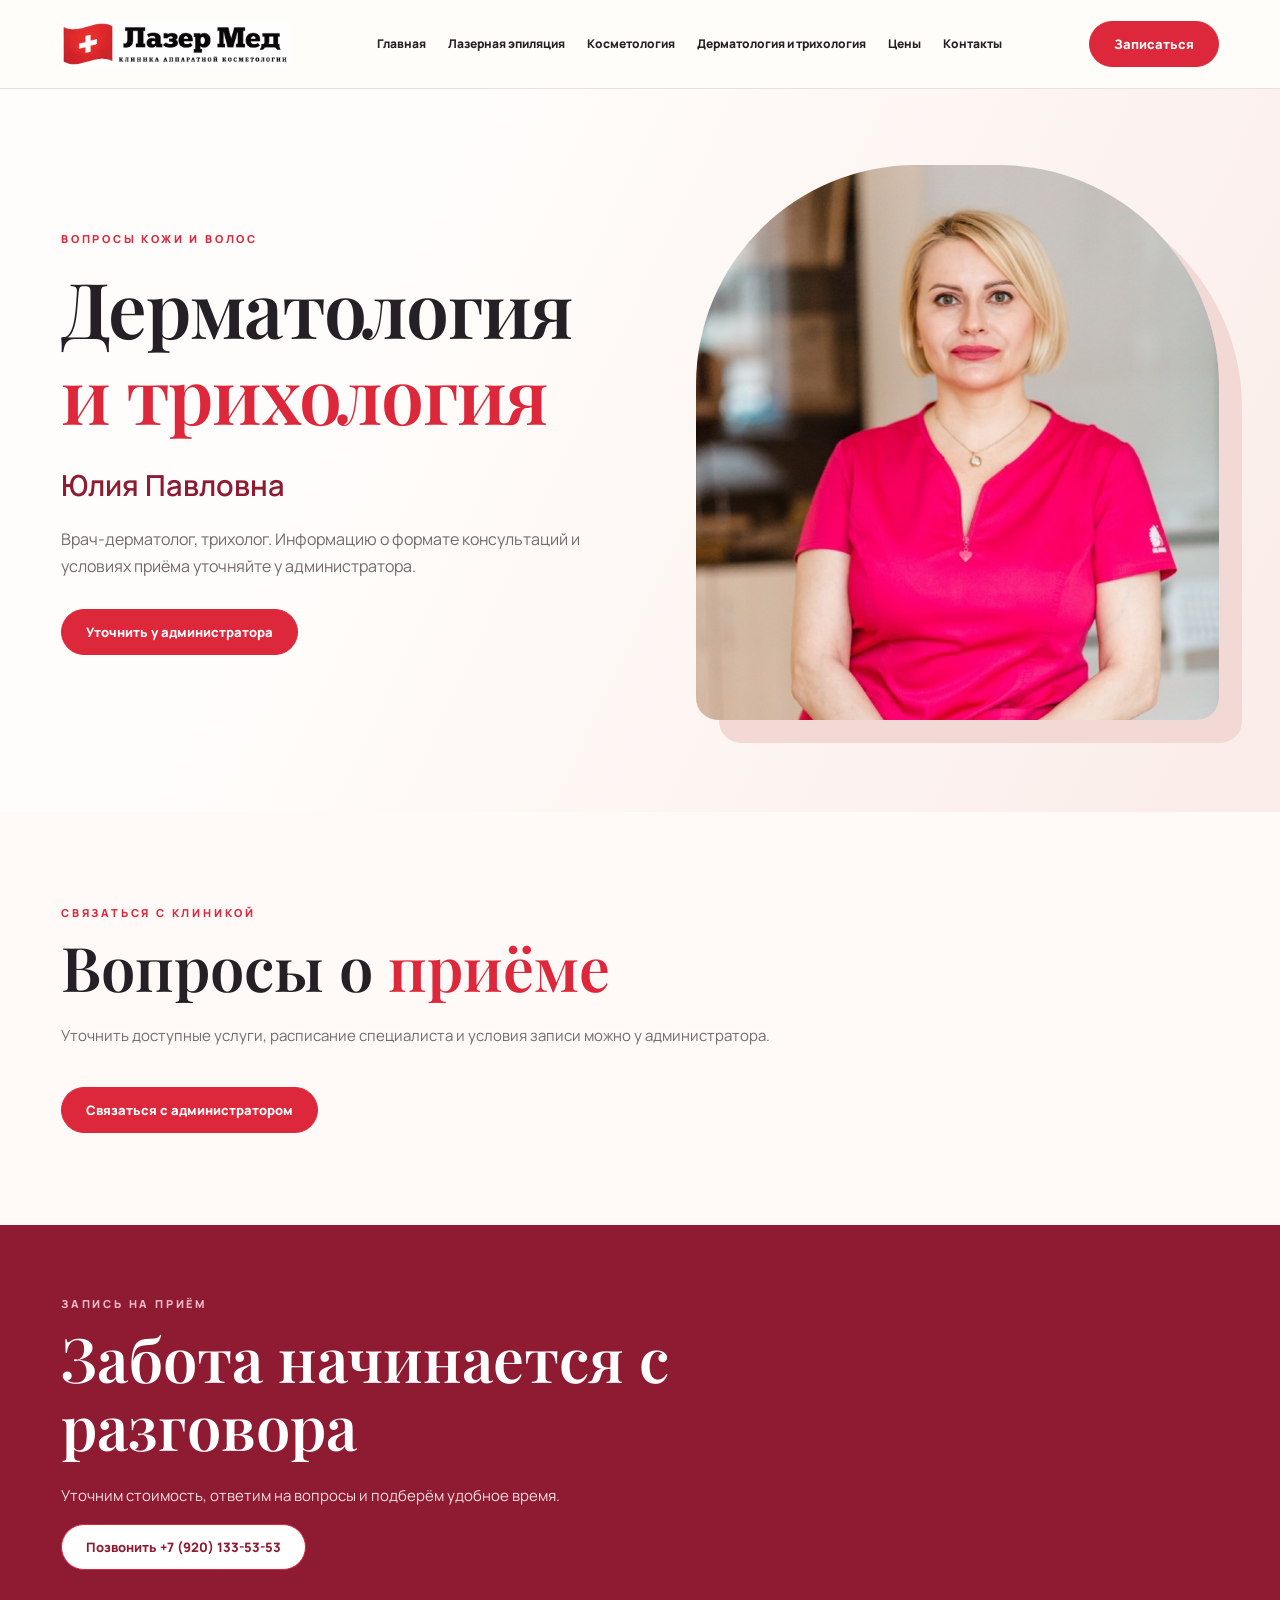
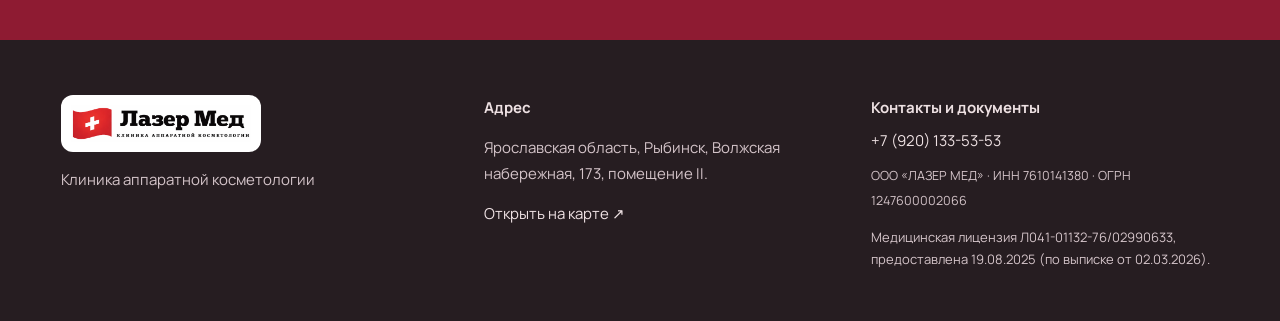
<file: trichology.html>
<!doctype html><html lang="ru"><head><meta charset="utf-8"><meta name="viewport" content="width=device-width, initial-scale=1"><meta name="theme-color" content="#dd283b"><meta name="description" content="Лазер Мед — клиника аппаратной косметологии, лазерная эпиляция в Рыбинске, Волжская набережная 173"><title>Дерматология и трихология — Лазер Мед, Рыбинск</title><link rel="icon" href="logo.png"><link rel="stylesheet" href="style.css"></head><body><header class="header"><div class="container header-inner"><a href="index.html"><img class="brand" src="logo.png" alt="Лазер Мед"></a><nav class="nav"><a href="index.html">Главная</a><a href="epilation.html">Лазерная эпиляция</a><a href="cosmetology.html">Косметология</a><a href="trichology.html">Дерматология и трихология</a><a href="prices.html">Цены</a><a href="index.html#contacts">Контакты</a></nav><a class="button" href="tel:+79201335353">Записаться</a></div></header><main><section class="hero"><div class="container hero-inner"><div><div class="eyebrow">Вопросы кожи и волос</div><h1>Дерматология <em>и трихология</em></h1><div style="font-size:clamp(20px,2.3vw,29px);font-weight:600;margin:22px 0 12px;color:#8e1b32">Юлия Павловна</div><p class="hero-copy">Врач-дерматолог, трихолог. Информацию о формате консультаций и условиях приёма уточняйте у администратора.</p><div class="buttons"><a class="button" href="tel:+79201335353">Уточнить у администратора</a></div></div><img class="hero-img original" src="[data-uri]" alt="Юлия Павловна — врач-дерматолог, трихолог" style="object-fit:cover;object-position:center 22%"></div></section><section class="section"><div class="container"><div class="eyebrow">Связаться с клиникой</div><h2>Вопросы о <em>приёме</em></h2><p class="intro">Уточнить доступные услуги, расписание специалиста и условия записи можно у администратора.</p><a class="button" href="tel:+79201335353">Связаться с администратором</a></div></section><section class="cta"><div class="container"><div class="eyebrow" style="color:#f4bbc8">Запись на приём</div><h2>Забота начинается с разговора</h2><p>Уточним стоимость, ответим на вопросы и подберём удобное время.</p><a class="button" style="background:white;color:#8e1b32" href="tel:+79201335353">Позвонить +7 (920) 133-53-53</a></div></section></main><footer class="footer" id="contacts"><div class="container footcols"><div><img src="logo.png" alt="Лазер Мед"><p>Клиника аппаратной косметологии</p></div><div><strong>Адрес</strong><p>Ярославская область, Рыбинск, Волжская набережная, 173, помещение II.</p><a href="https://yandex.ru/maps/?text=%D0%A0%D1%8B%D0%B1%D0%B8%D0%BD%D1%81%D0%BA%20%D0%92%D0%BE%D0%BB%D0%B6%D1%81%D0%BA%D0%B0%D1%8F%20173" target="_blank" rel="noopener">Открыть на карте ↗</a></div><div><strong>Контакты и документы</strong><a href="tel:+79201335353">+7 (920) 133-53-53</a><small>ООО «ЛАЗЕР МЕД» · ИНН 7610141380 · ОГРН 1247600002066</small><p class="subtle">Медицинская лицензия Л041-01132-76/02990633, предоставлена 19.08.2025 (по выписке от 02.03.2026).</p></div></div></footer><div class="mob"><a class="button alt" href="index.html">Главная</a><a class="button" href="tel:+79201335353">Записаться</a></div><script src="booking.js?v=20261123b"></script></body></html>
</file>
<file: style.css>
@import url('https://fonts.googleapis.com/css2?family=Manrope:wght@400;500;600;700;800&family=Playfair+Display:wght@500;600;700&display=swap');:root{--red:#dd283b;--burg:#8e1b32;--ink:#252025;--muted:#736a6c;--light:#fffaf8;--cream:#f5eae5;--line:#eee4e2}*{box-sizing:border-box}html{scroll-behavior:smooth}body{margin:0;color:var(--ink);background:var(--light);font:15px/1.7 Manrope,Arial,sans-serif}a{text-decoration:none;color:inherit}img{display:block;max-width:100%}.container{max-width:1210px;padding:0 26px;margin:auto}.header{position:sticky;top:0;z-index:10;background:#fffdfaf2;backdrop-filter:blur(18px);border-bottom:1px solid #ebdfe0}.header-inner{height:88px;display:flex;align-items:center;justify-content:space-between;gap:20px}.brand{width:228px}.nav{display:flex;gap:22px;align-items:center;font-size:12px;font-weight:800}.nav a:hover,.text-link:hover{color:var(--red)}.button{display:inline-flex;align-items:center;justify-content:center;gap:9px;border:1px solid var(--red);border-radius:100px;padding:13px 24px;font:800 13px Manrope;color:white;background:var(--red);transition:.2s}.button:hover{background:var(--burg);border-color:var(--burg)}.button.alt{background:transparent;color:var(--burg);border-color:#dcb3ba}.hero{padding:76px 0 92px;overflow:hidden;background:linear-gradient(115deg,#fffdfb 30%,#faece8)}.hero-inner{display:grid;grid-template-columns:1.04fr .96fr;align-items:center;gap:68px}.eyebrow{text-transform:uppercase;color:var(--red);letter-spacing:2.8px;font-size:11px;font-weight:800}.hero h1,h2,h3{font-family:'Playfair Display',Georgia,serif;line-height:1.12;font-weight:600}.hero h1{font-size:clamp(54px,6vw,86px);margin:15px 0 25px;letter-spacing:-1.7px}h1 em,h2 em{color:var(--red);font-style:normal}.hero-copy{color:var(--muted);max-width:570px;font-size:16px}.hero-img{width:100%;height:555px;object-fit:cover;object-position:center 46%;border-radius:220px 220px 22px 22px;box-shadow:23px 23px 0 #f2d9d5}.buttons{display:flex;gap:12px;flex-wrap:wrap;margin-top:28px}.label{font-size:12px;color:#816b70;margin-top:27px}.section{padding:92px 0}h2{font-size:clamp(43px,4.8vw,68px);margin:10px 0 22px}.intro{max-width:730px;color:var(--muted);margin:0 0 38px}.cards{display:grid;grid-template-columns:repeat(3,1fr);gap:22px}.card{border-radius:24px;overflow:hidden;background:white;border:1px solid var(--line);box-shadow:0 14px 42px #49212b0c}.card img{width:100%;height:290px;object-fit:cover}.card img.original{filter:brightness(1.08) contrast(.98) saturate(.83)}.card-body{padding:29px}.card h3{font-size:34px;margin:0 0 11px}.card p{font-size:13px;color:var(--muted)}.text-link{font-size:12px;font-weight:800;color:var(--burg);letter-spacing:.3px}.soft{background:#f9f0ec}.two{display:grid;grid-template-columns:1fr 1fr;gap:72px;align-items:center}.two>img{width:100%;height:590px;object-fit:cover;border-radius:24px}.two>img.original{filter:brightness(1.06) contrast(.96) saturate(.86)}.subtle{font-size:13px;color:var(--muted)}.tag{display:inline-block;border:1px solid #e9cdd3;background:white;border-radius:50px;padding:7px 16px;margin:5px 5px 5px 0;font-size:12px;font-weight:800}.gallery{display:grid;grid-template-columns:repeat(3,1fr);gap:16px}.gallery img{width:100%;height:350px;object-fit:cover;border-radius:18px;filter:brightness(1.08) contrast(.97) saturate(.84)}.doctor{display:grid;grid-template-columns:.78fr 1.22fr;gap:70px;align-items:center}.doctor img{height:580px;width:100%;object-fit:cover;object-position:center top;border-radius:220px 220px 22px 22px}.badge{color:var(--burg);background:#f9e6e7;font-size:12px;font-weight:800;border-radius:50px;padding:8px 16px;display:inline-block}.notice{border-left:3px solid var(--red);background:#fff7f5;padding:18px 22px;font-size:13px;color:#665159}.tablebox{overflow:auto;background:white;border-radius:18px;border:1px solid var(--line)}table{border-collapse:collapse;width:100%;min-width:590px}th,td{padding:13px 18px;border-bottom:1px solid #f2e8e6}th{background:#fbe9e8;color:#9c2940;font-size:12px;text-align:left}td:not(:first-child),th:not(:first-child){text-align:right;white-space:nowrap}tr:last-child td{border:0}.cta{background:var(--burg);color:white;padding:70px 0}.cta h2{max-width:850px}.cta p{color:#f5dce1}.footer{background:#261d21;color:#eee1e3;padding:55px 0 38px}.footcols{display:grid;grid-template-columns:1.1fr 1fr 1fr;gap:40px}.footcols img{width:200px;background:white;padding:10px;border-radius:12px}.footer p,.footer small{color:#d4c4c9}.footer a{display:block;margin:8px 0}.mob{display:none}@media(max-width:980px){.nav{gap:12px}.nav a{font-size:10px}.brand{width:155px}.hero-inner{gap:32px}.two{gap:38px}}@media(max-width:730px){.container{padding:0 20px}.header-inner{height:76px}.nav{display:none}.brand{width:190px}.hero{padding:55px 0 65px}.hero-inner,.two,.doctor,.footcols{grid-template-columns:1fr}.hero-img{height:380px;border-radius:185px 185px 18px 18px}.hero h1{font-size:clamp(53px,13vw,79px)}.section{padding:65px 0}.cards{grid-template-columns:1fr}.gallery{grid-template-columns:1fr 1fr}.gallery img{height:240px}.doctor img{height:430px}.two>img{height:390px}.footer{padding-bottom:108px}.mob{display:flex;position:fixed;bottom:0;left:0;right:0;padding:10px;background:#fffdfa;box-shadow:0 -3px 25px #39182426;gap:10px;z-index:20}.mob .button{flex:1;font-size:12px;padding:10px}} .pricelist-grid{display:grid;grid-template-columns:repeat(3,minmax(0,1fr));gap:18px;margin:26px 0}.pricelist-grid a{display:block;border:1px solid #eadcdd;background:#fff;border-radius:18px;overflow:hidden;box-shadow:0 8px 28px #41212914}.pricelist-grid img{width:100%;height:auto;display:block}.pricelist-grid a:hover{box-shadow:0 12px 36px #41212933}@media(max-width:720px){.pricelist-grid{grid-template-columns:1fr}} .price-cards{display:grid;grid-template-columns:repeat(2,minmax(0,1fr));gap:24px;margin:30px 0}.price-card{background:#fff;border-radius:22px;border:1px solid #ebdfe0;overflow:hidden;box-shadow:0 12px 40px #42161e10}.price-card .price-cap{padding:26px 28px 12px}.price-cap h3{font-size:32px;margin:8px 0}.price-cap p{color:#736a6c;margin:8px 0}.price-card img{width:100%;height:auto;display:block}.archive-prices{border:1px solid #e8cfd3;background:#fff;border-radius:18px;padding:20px;margin:32px 0}.archive-prices summary{cursor:pointer;color:#8e1b32;font-weight:800}.archive-prices img{width:min(100%,580px);height:auto;margin:22px auto 0;display:block}.price-card a{display:block}.price-card a:hover{opacity:.93}@media(max-width:750px){.price-cards{grid-template-columns:1fr}.price-card .price-cap{padding:19px}} 
/* November 2026 accessibility and navigation update */
.quick-directions{display:grid;gap:11px;margin:25px 0 27px;max-width:545px}.quick-directions a{display:flex;justify-content:space-between;align-items:center;padding:14px 20px;border:1px solid #ead3d6;background:#fffdfa;border-radius:12px;font-weight:800;font-size:14px;line-height:1.35;transition:background .15s,transform .15s}.quick-directions a:hover{background:#faeeee;transform:translateX(3px)}.quick-directions b{color:#dd283b;font-size:21px;margin-left:12px}.site-nav-label{display:none}.nav a[aria-current="page"]{color:var(--burg)}@media(max-width:730px){.header-inner{height:auto;min-height:72px;flex-wrap:wrap;padding-top:10px;padding-bottom:8px;gap:6px 12px}.header-inner .brand{width:156px}.header-inner>.button{font-size:11px;padding:8px 13px}.nav{display:flex!important;overflow-x:auto;max-width:100%;width:100%;order:3;gap:19px;padding:8px 0 6px;white-space:nowrap;scrollbar-width:thin}.nav a{font-size:12px!important;flex:0 0 auto}.hero{padding-top:40px}.quick-directions{margin-top:22px}.quick-directions a{font-size:13px;padding:13px 15px}.hero .hero-img{height:330px}}
</file>
